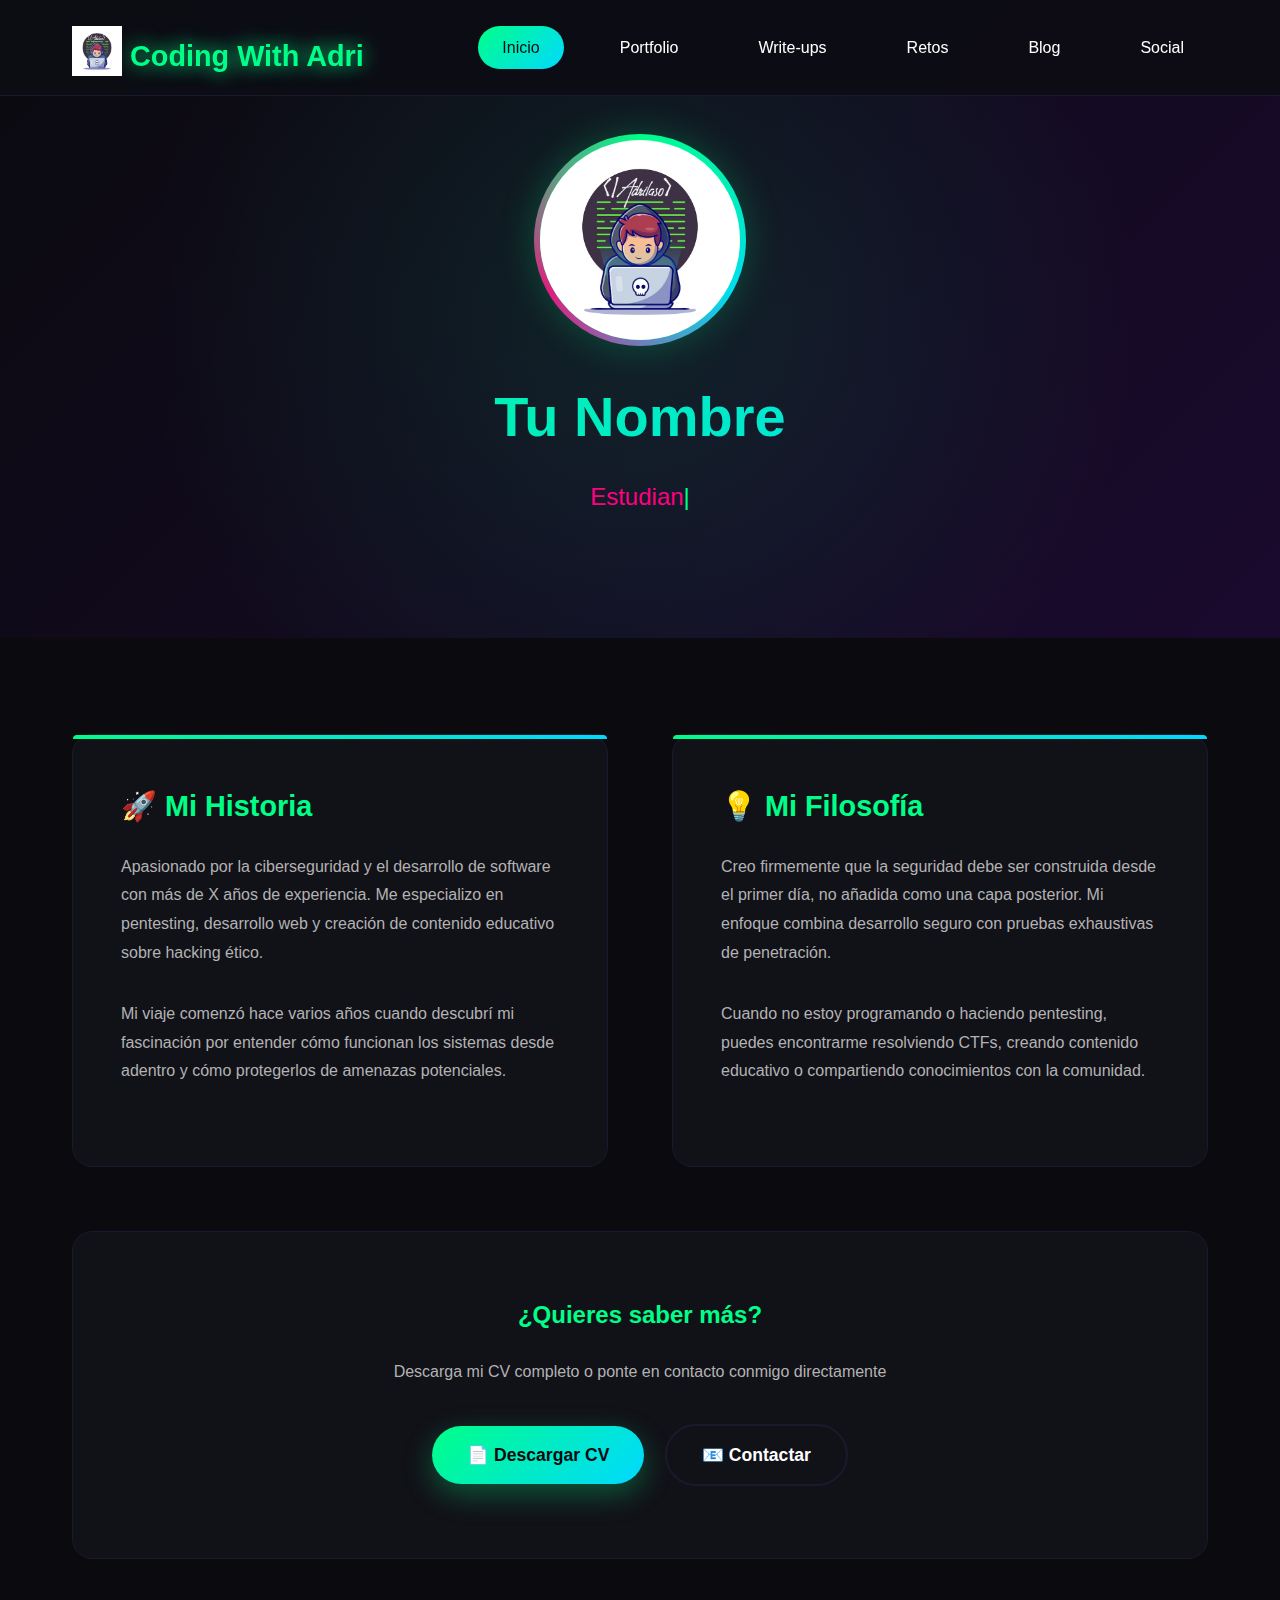
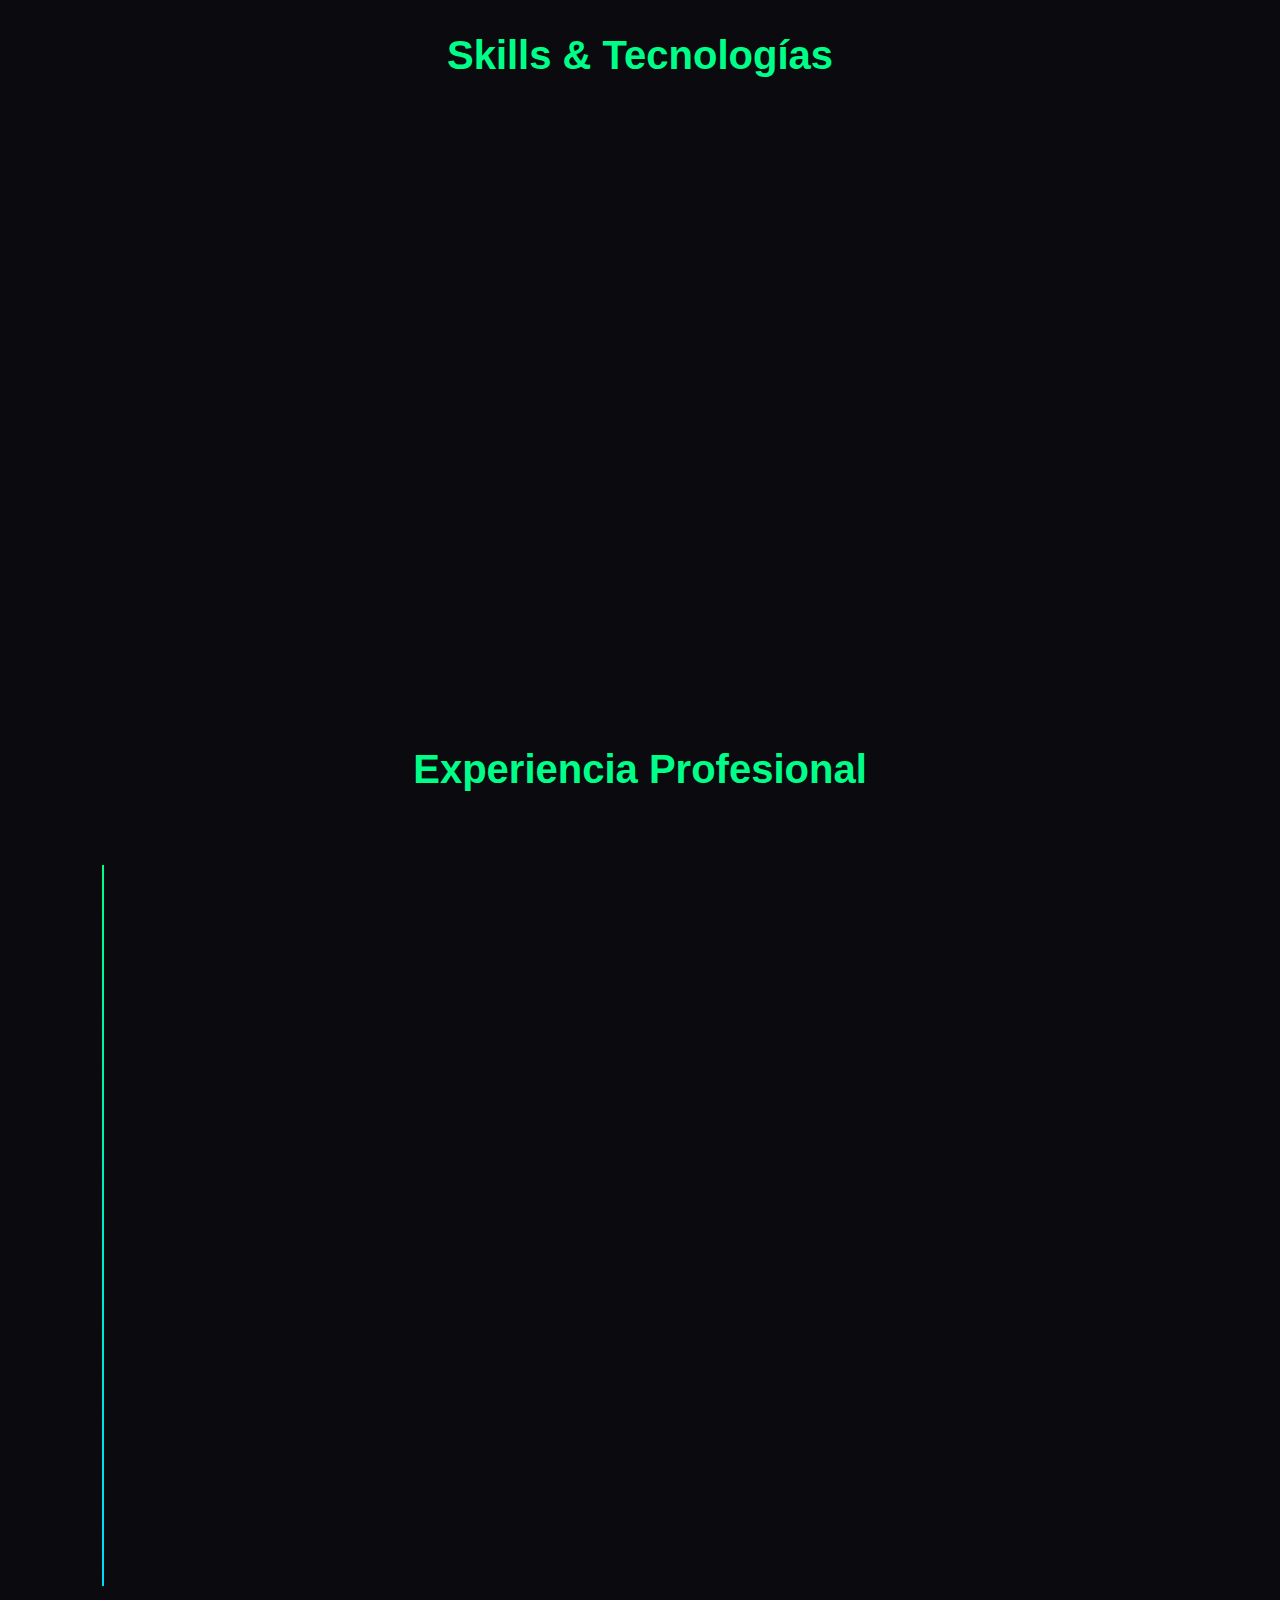
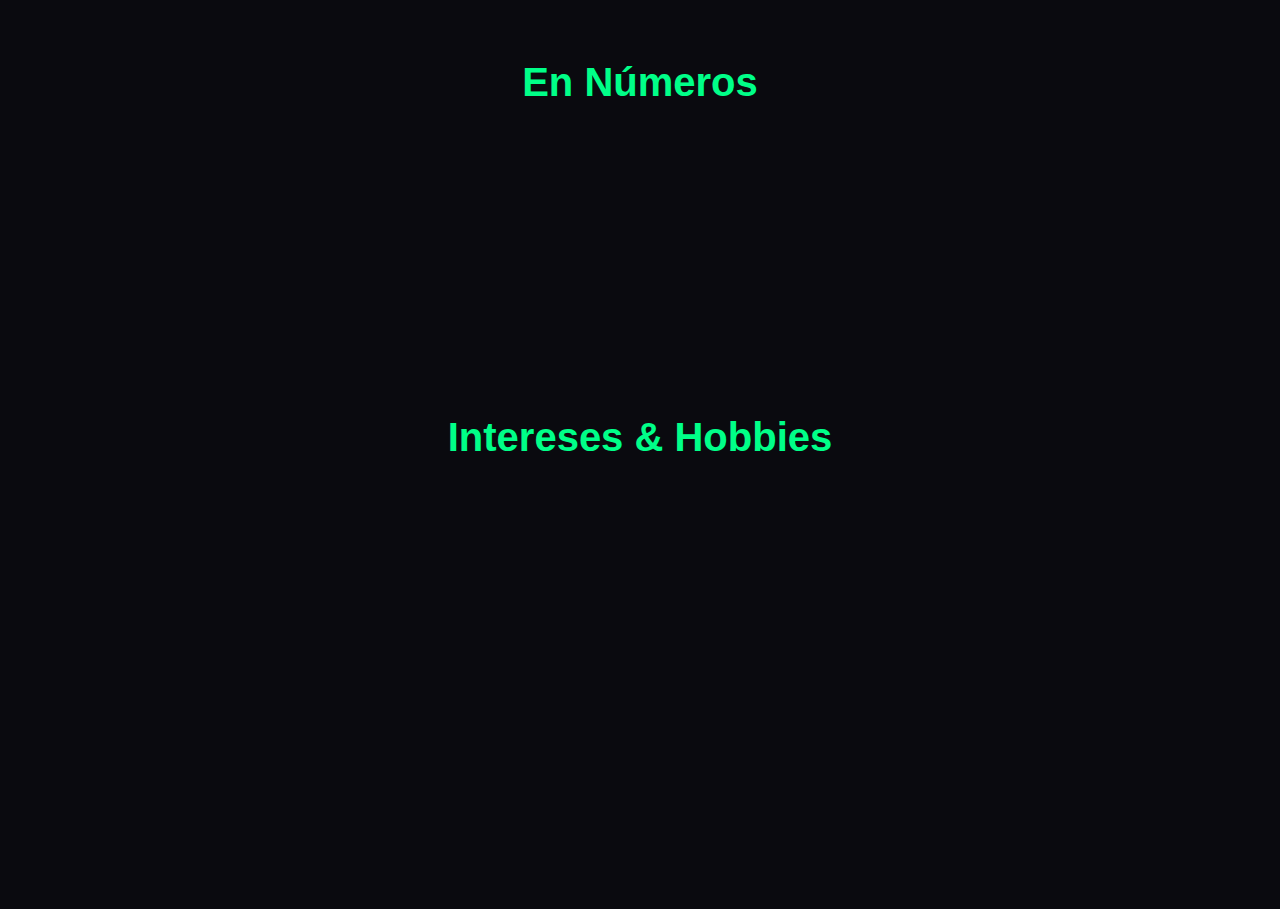
<file: index.html>
<!DOCTYPE html>
<html lang="es">
<head>
    <meta charset="UTF-8">
    <meta name="viewport" content="width=device-width, initial-scale=1.0">
    <title>Sobre Mi || Coding With Adri - Mis Proyectos</title>
    <link rel="icon" href="assets/imgs/Foto.png">
    <link rel="stylesheet" href="assets/css/Index.css">
</head>
<body>
    <nav class="navbar">
        <div class="nav-container">
            <a href="./Index.html" class="logo">
                <img src="assets/imgs/Foto.png" alt="Logo" style="width: 50px;transform: translateY(10px);">
                Coding With Adri
            </a>
            <ul class="nav-menu">
                <li><a href="index.html" class="nav-link active">Inicio</a></li>
                <li><a href="Portfolio.html" class="nav-link">Portfolio</a></li>
                <li><a href="Write-up.html" class="nav-link">Write-ups</a></li>
                <li><a href="Retos.html" class="nav-link">Retos</a></li>
                <li><a href="Blog.html" class="nav-link">Blog</a></li>
                <li><a href="Socials.html" class="nav-link">Social</a></li>
            </ul>
        </div>
    </nav>

    <!-- Hero Section -->
    <section class="about-hero">
        <div class="hero-content">
            <div class="profile-image">
                <img src="assets/imgs/Foto.png" alt="Logo" style="width: 200px;border-radius: 50%;">
            </div>
            <h1 class="hero-title">Tu Nombre</h1>
            <div class="typewriter">
                <span id="typewriter-text" class="typewriter-cursor"></span>
            </div>
        </div>
    </section>

    <!-- Main Content -->
    <div class="container">
        <section class="about-content">
            <div class="content-grid">
                <div class="content-section">
                    <h2 class="section-title">🚀 Mi Historia</h2>
                    <p class="section-text">
                        Apasionado por la ciberseguridad y el desarrollo de software con más de X años de experiencia. 
                        Me especializo en pentesting, desarrollo web y creación de contenido educativo sobre hacking ético.
                    </p>
                    <p class="section-text">
                        Mi viaje comenzó hace varios años cuando descubrí mi fascinación por entender cómo funcionan los sistemas 
                        desde adentro y cómo protegerlos de amenazas potenciales.
                    </p>
                </div>
                <div class="content-section">
                    <h2 class="section-title">💡 Mi Filosofía</h2>
                    <p class="section-text">
                        Creo firmemente que la seguridad debe ser construida desde el primer día, no añadida como una capa posterior. 
                        Mi enfoque combina desarrollo seguro con pruebas exhaustivas de penetración.
                    </p>
                    <p class="section-text">
                        Cuando no estoy programando o haciendo pentesting, puedes encontrarme resolviendo CTFs, 
                        creando contenido educativo o compartiendo conocimientos con la comunidad.
                    </p>
                </div>
            </div>

            <!-- CV Download Section -->
            <section class="cv-section">
                <h2 style="color: var(--primary); margin-bottom: 1.5rem;">¿Quieres saber más?</h2>
                <p style="color: var(--text-secondary); margin-bottom: 2rem;">
                    Descarga mi CV completo o ponte en contacto conmigo directamente
                </p>
                <a href="#" class="btn btn-primary" onclick="downloadCV()">📄 Descargar CV</a>
                <a href="mailto:tu@email.com" class="btn btn-secondary">📧 Contactar</a>
            </section>

            <!-- Skills Section -->
            <section>
                <h2 style="text-align: center; color: var(--primary); font-size: 2.5rem; margin-bottom: 2rem;">Skills & Tecnologías</h2>
                <div class="skills-grid">
                    <div class="skill-category">
                        <h3>🔐 Ciberseguridad</h3>
                        <div class="skills-list">
                            <span class="skill-tag">Pentesting</span>
                            <span class="skill-tag">H.Web</span>
                            <span class="skill-tag">SQLi</span>
                        </div>
                    </div>
                    <div class="skill-category">
                        <h3>💻 Desarrollo</h3>
                        <div class="skills-list">
                            <span class="skill-tag">JavaScript</span>
                            <span class="skill-tag">Python</span>
                            <span class="skill-tag">Java</span>
                            <span class="skill-tag">PHP</span>
                            <span class="skill-tag">HTML</span>
                            <span class="skill-tag">CSS</span>
                        </div>
                    </div>
                    <div class="skill-category">
                        <h3>🛠️ Herramientas</h3>
                        <div class="skills-list">
                            <span class="skill-tag">Burp Suite</span>
                            <span class="skill-tag">Enum4Linux</span>
                            <span class="skill-tag">Nmap</span>
                            <span class="skill-tag">SearchSploit</span>
                            <span class="skill-tag">Kali Linux</span>
                            <span class="skill-tag">Git</span>
                        </div>
                    </div>
                    <div class="skill-category">
                        <h3>📊 Bases de Datos</h3>
                        <div class="skills-list">
                            <span class="skill-tag">MySQL</span>
                            <span class="skill-tag">PostgreSQL</span>
                            <span class="skill-tag">SQLite</span>
                            <span class="skill-tag">Oracle</span>
                        </div>
                    </div>
                </div>
            </section>

            <!-- Experience Timeline -->
            <section>
                <h2 style="text-align: center; color: var(--primary); font-size: 2.5rem; margin-bottom: 2rem;">Experiencia Profesional</h2>
                <div class="timeline">
                    <div class="timeline-item">
                        <div class="timeline-dot"></div>
                        <div class="timeline-content">
                            <div class="timeline-date">2025 - 2026 (Presente)</div>
                            <h3 class="timeline-title">1º Año de DAMP (2º Vez)</h3>
                            <div class="timeline-company">Independiente</div>
                            <p>Este año nos disponemos a repetir el 1º Año de DAMP, con ganas y con el objetivo de reforzar aquello que llevamos mas flojo.</p>
                        </div>
                    </div>
                    <div class="timeline-item">
                        <div class="timeline-dot"></div>
                        <div class="timeline-content">
                            <div class="timeline-date">2024 - 2025</div>
                            <h3 class="timeline-title">Primera experiencia en DAMP</h3>
                            <div class="timeline-company">Independiente</div>
                            <p>Una vez terminé bachillerato, me metriculé a DAMP con la esperanza de aprender las bases de la informatica y el desarrollo de aplicaciones.</p>
                        </div>
                    </div>
                    <div class="timeline-item">
                        <div class="timeline-dot"></div>
                        <div class="timeline-content">
                            <div class="timeline-date">2023 - 2024</div>
                            <h3 class="timeline-title">Terminamos lo Obligatorio</h3>
                            <div class="timeline-company">Independiente</div>
                            <p>Pudimos terminar bachillerato y hacer la Selectividad, por lo que eché matricula en DAMP, a ver si me escogen...</p>
                        </div>
                    </div>
                </div>
            </section>

            <!-- Stats Section -->
            <section>
                <h2 style="text-align: center; color: var(--primary); font-size: 2.5rem; margin-bottom: 2rem;">En Números</h2>
                <div class="stats-grid">
                    <div class="stat-card">
                        <span class="stat-number">20+</span>
                        <p class="stat-label">Proyectos Completados</p>
                    </div>
                    <div class="stat-card">
                        <span class="stat-number">1</span>
                        <p class="stat-label">Write-ups CTF</p>
                    </div>
                    <div class="stat-card">
                        <span class="stat-number">15+</span>
                        <p class="stat-label">Certificaciones</p>
                    </div>
                    <div class="stat-card">
                        <span class="stat-number">10k+</span>
                        <p class="stat-label">Líneas de Código</p>
                    </div>
                </div>
            </section>

            <!-- Interests Section -->
            <section>
                <h2 style="text-align: center; color: var(--primary); font-size: 2.5rem; margin-bottom: 2rem;">Intereses & Hobbies</h2>
                <div class="interests-grid">
                    <div class="interest-card">
                        <span class="interest-icon">🎮</span>
                        <h3 class="interest-title">Gaming</h3>
                        <p>Estrategia, RPGs y simulación</p>
                    </div>
                    <div class="interest-card">
                        <span class="interest-icon">🎼</span>
                        <h3 class="interest-title">Música</h3>
                        <p>+14 años en 🎸 y +2 años en 🎹</p>
                    </div>
                    <div class="interest-card">
                        <span class="interest-icon">🎵</span>
                        <h3 class="interest-title">Música</h3>
                        <p>Electronic, Lo-fi y Synthwave</p>
                    </div>
                    <div class="interest-card">
                        <span class="interest-icon">☕</span>
                        <h3 class="interest-title">Café</h3>
                        <p>Explorador de sabores</p>
                    </div>
                </div>
            </section>
        </section>
    </div>

    <script src="assets/js/Index.js"></script>
</body>
</html>
</file>
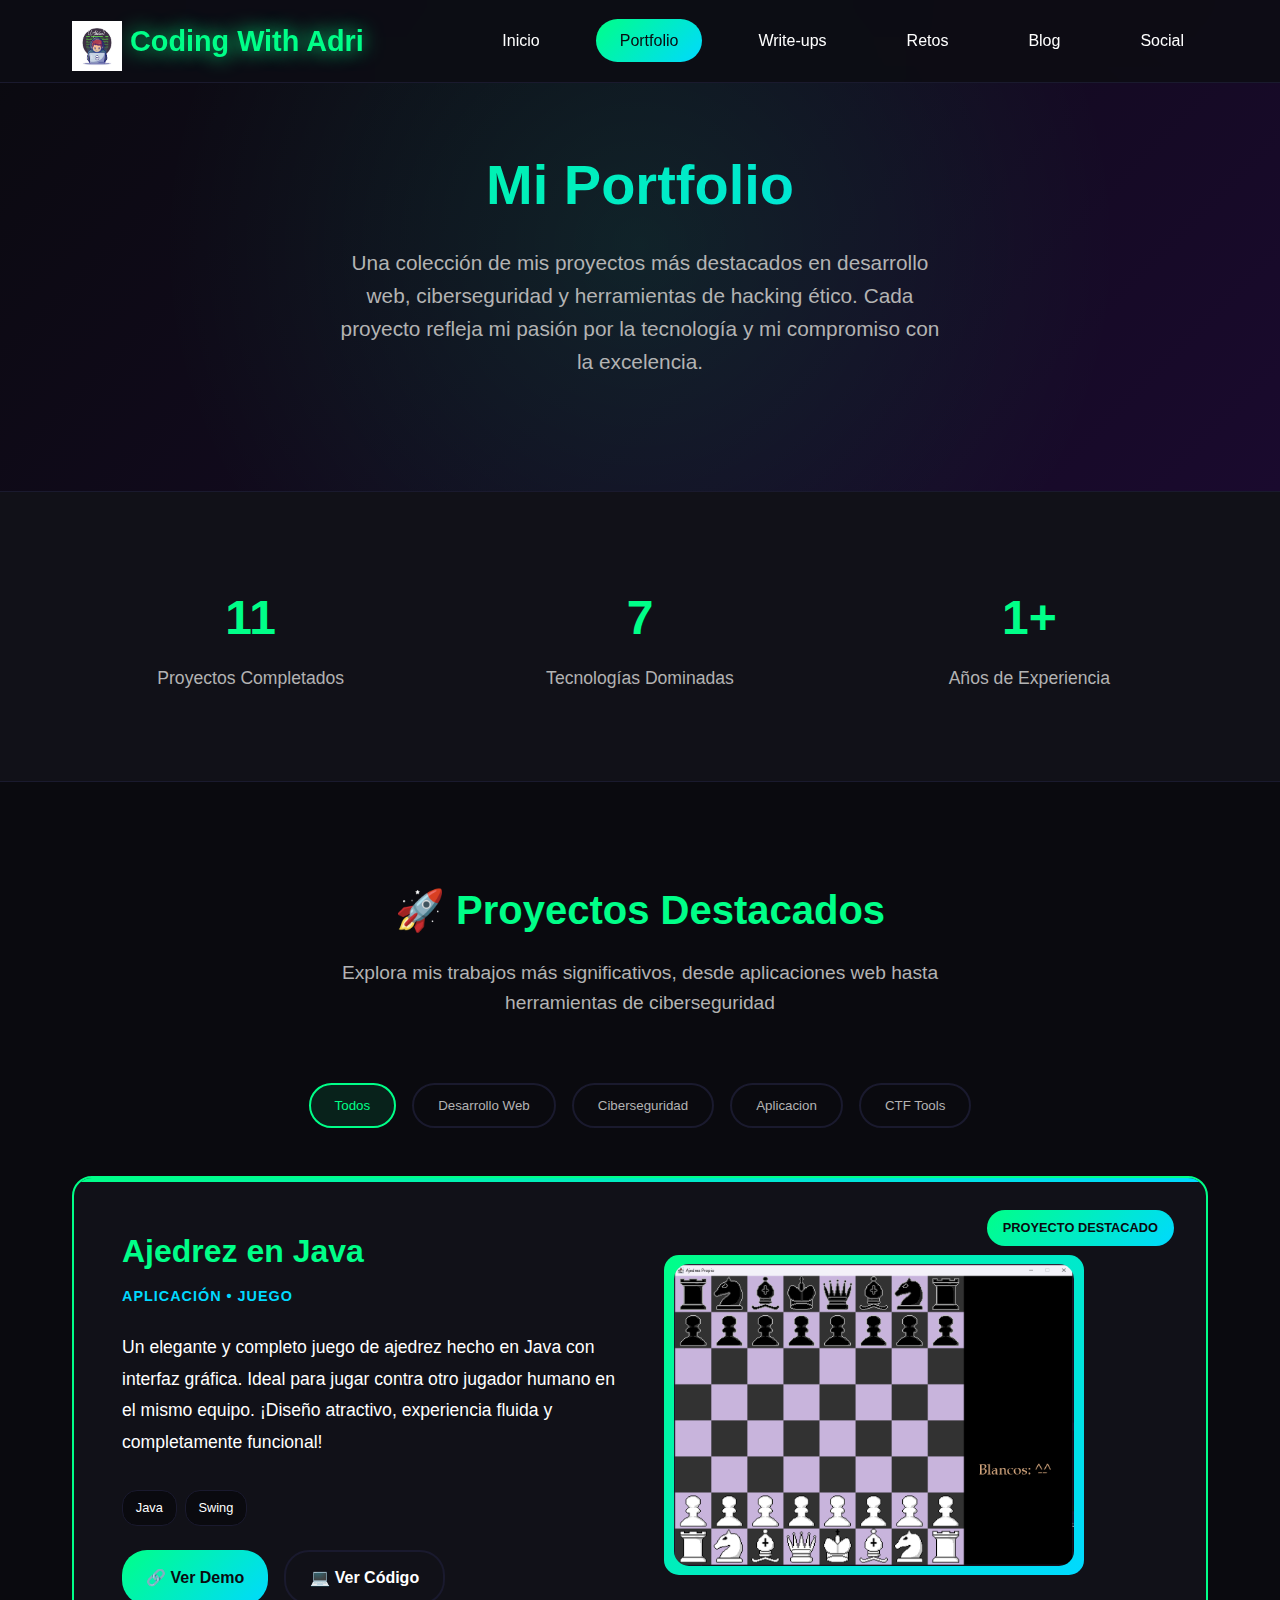
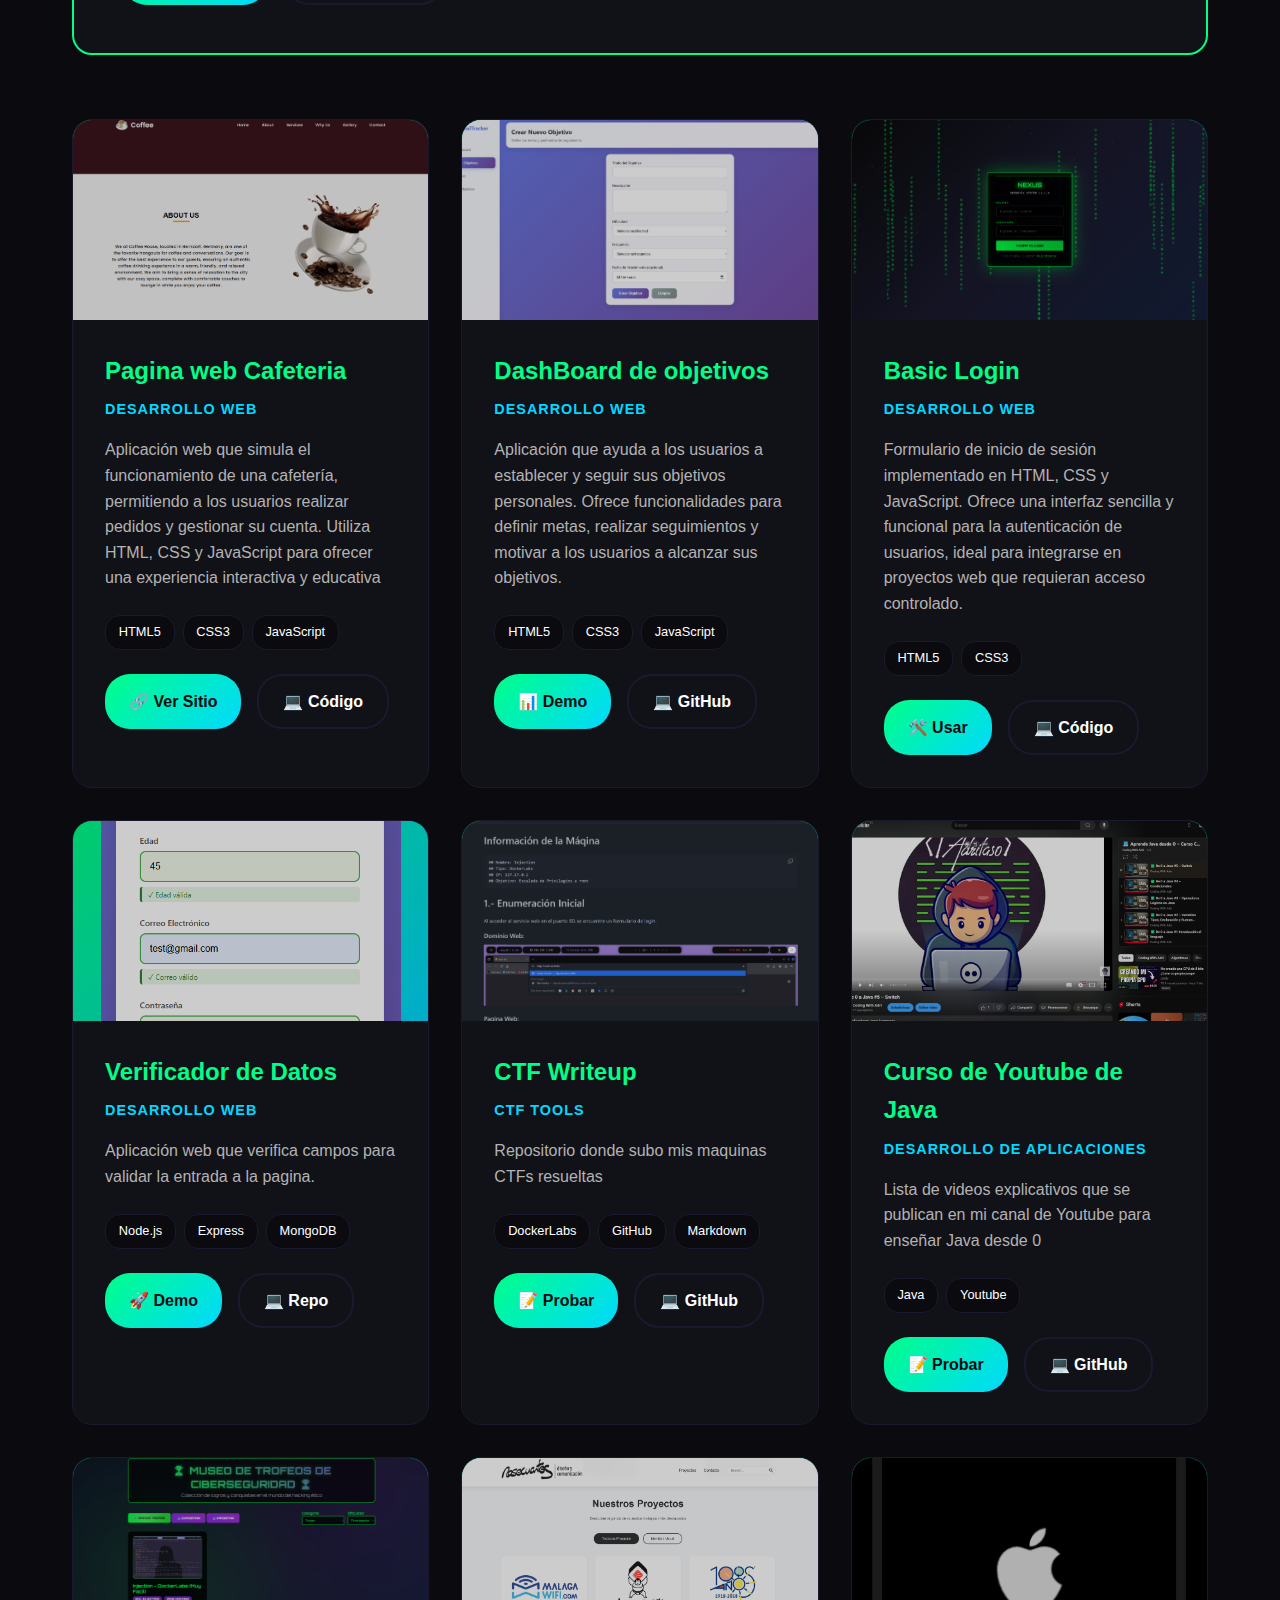
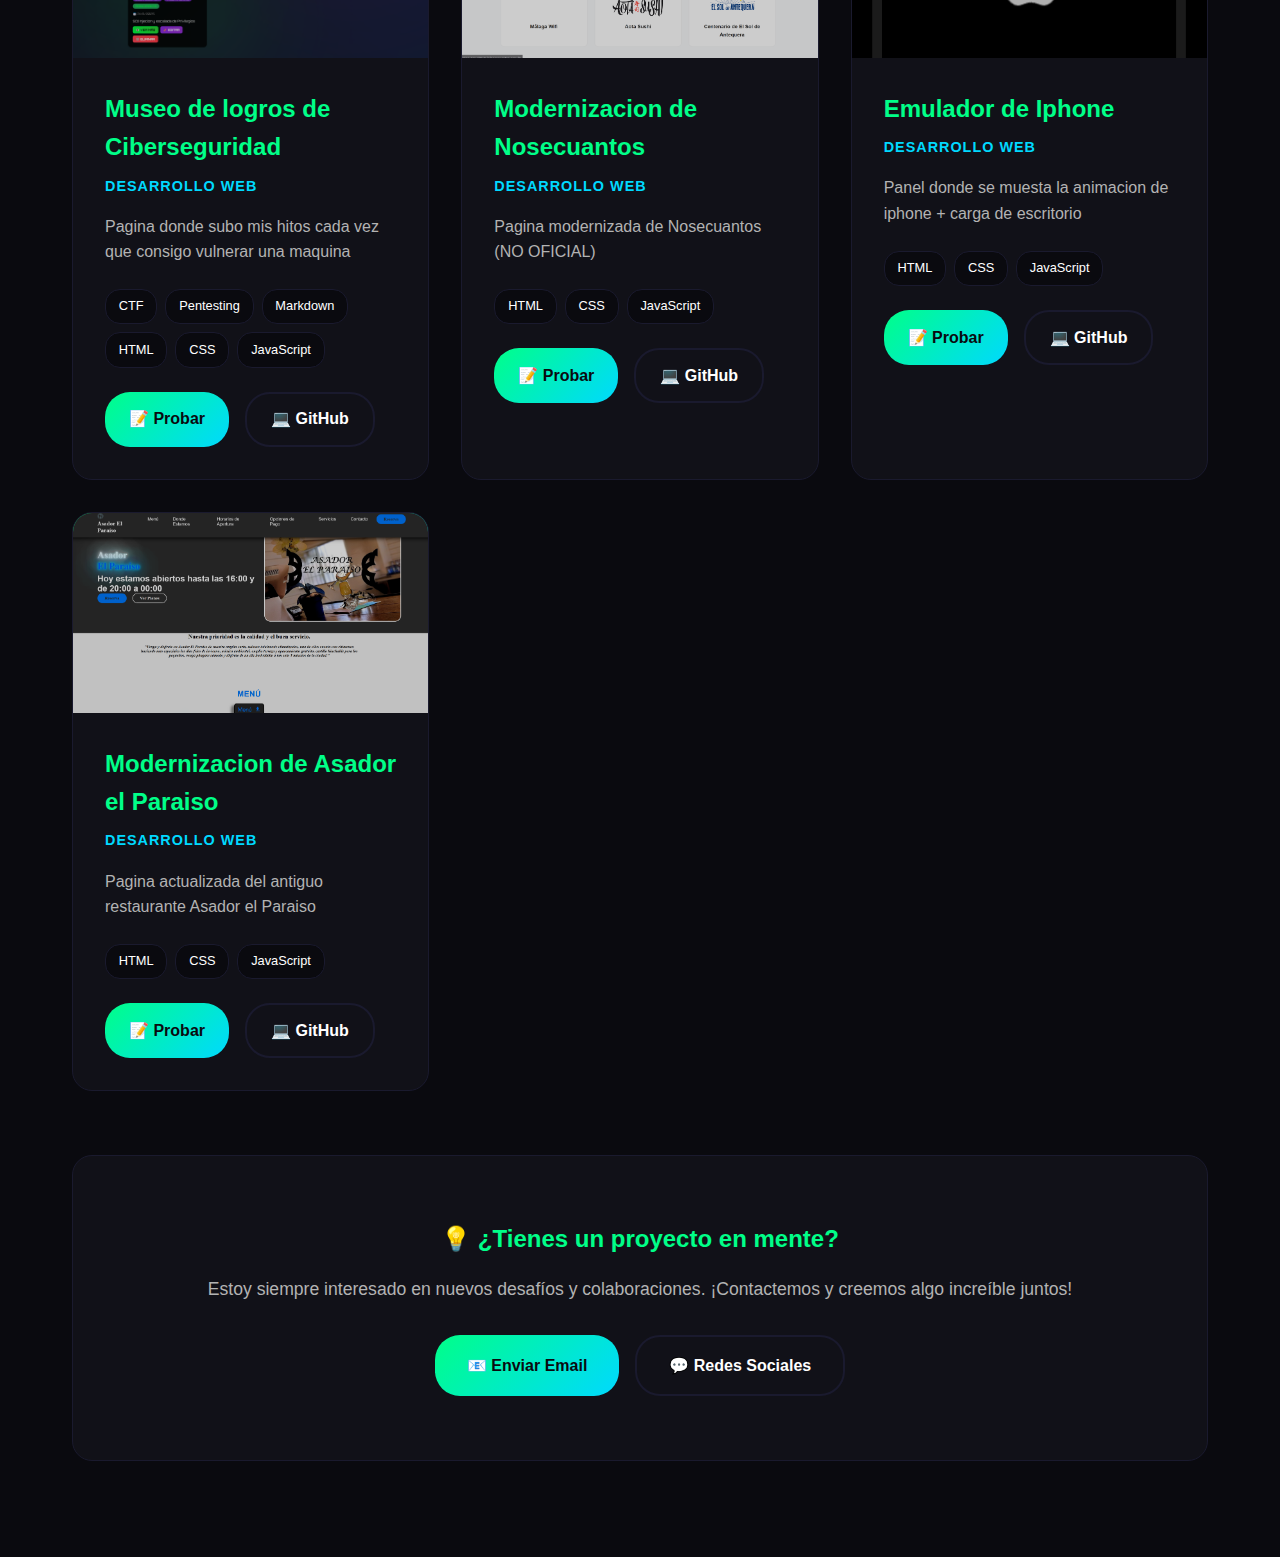
<file: Portfolio.html>
<!DOCTYPE html>
<html lang="es">
<head>
    <meta charset="UTF-8">
    <meta name="viewport" content="width=device-width, initial-scale=1.0">
    <link rel="icon" href="assets/imgs/Foto.png">
    <title>Portfolio || Coding With Adri - Mis Proyectos</title>
    <link rel="stylesheet" href="assets/css/Portfolio.css">
</head>
<body>
    <!-- Navigation -->
    <nav class="navbar">
        <div class="nav-container">
            <a href="./Index.html" class="logo">
                <img src="assets/imgs/Foto.png" alt="Logo">
                Coding With Adri
            </a>
            <ul class="nav-menu">
                <li><a href="index.html" class="nav-link">Inicio</a></li>
                <li><a href="Portfolio.html" class="nav-link active">Portfolio</a></li>
                <li><a href="Write-up.html" class="nav-link">Write-ups</a></li>
                <li><a href="Retos.html" class="nav-link">Retos</a></li>
                <li><a href="Blog.html" class="nav-link">Blog</a></li>
                <li><a href="Socials.html" class="nav-link">Social</a></li>
            </ul>
        </div>
    </nav>

    <!-- Portfolio Hero -->
    <section class="portfolio-hero">
        <div class="container">
            <div class="hero-content">
                <h1 class="hero-title">Mi Portfolio</h1>
                <p class="hero-subtitle">
                    Una colección de mis proyectos más destacados en desarrollo web, 
                    ciberseguridad y herramientas de hacking ético. Cada proyecto refleja 
                    mi pasión por la tecnología y mi compromiso con la excelencia.
                </p>
            </div>
        </div>
    </section>

    <!-- Stats Section -->
    <section class="stats-section">
        <div class="container">
            <div class="stats-grid">
                <div class="stat-item">
                    <span class="stat-number">11</span>
                    <span class="stat-label">Proyectos Completados</span>
                </div>
                <div class="stat-item">
                    <span class="stat-number">7</span>
                    <span class="stat-label">Tecnologías Dominadas</span>
                </div>
                
                <div class="stat-item">
                    <span class="stat-number">1+</span>
                    <span class="stat-label">Años de Experiencia</span>
                </div>
            </div>
        </div>
    </section>

    <!-- Projects Section -->
    <section class="projects-section">
        <div class="container">
            <div class="section-header">
                <h2 class="section-title">🚀 Proyectos Destacados</h2>
                <p class="section-description">
                    Explora mis trabajos más significativos, desde aplicaciones web hasta herramientas de ciberseguridad
                </p>
            </div>

            <!-- Filter Buttons -->
            <div class="filter-buttons">
                <button class="filter-btn active" data-filter="all">Todos</button>
                <button class="filter-btn" data-filter="web">Desarrollo Web</button>
                <button class="filter-btn" data-filter="security">Ciberseguridad</button>
                <button class="filter-btn" data-filter="app">Aplicacion</button>
                <button class="filter-btn" data-filter="ctf">CTF Tools</button>
            </div>

            <!-- Featured Project -->
            <div class="featured-project">
                <div class="featured-badge">Proyecto Destacado</div>
                <div class="featured-content">
                    <div class="featured-info">
                        <h3>Ajedrez en Java</h3>
                        <div class="project-category">Aplicación • Juego</div>
                        <p>
                           Un elegante y completo juego de ajedrez hecho en Java con interfaz gráfica. Ideal para jugar contra otro jugador humano en el mismo equipo. ¡Diseño atractivo, experiencia fluida y completamente funcional!
                        </p>
                        <div class="project-tech">
                            <span class="tech-tag">Java</span>
                            <span class="tech-tag">Swing</span>
                        </div>
                        <div class="project-links">
                            <a href="https://github.com/Adri-Coding-Dev/Master_Chess" class="project-link btn-primary" target="_blank">🔗 Ver Demo</a>
                            <a href="https://github.com/Adri-Coding-Dev/Master_Chess/tree/main/src" class="project-link btn-secondary" target="_blank">💻 Ver Código</a>
                        </div>
                    </div>
                    <div class="featured-image">
                        <img src="assets/imgs/proyects/Chess.png" alt="chess" style="width: 400px;border-radius: 15px;">
                    </div>
                </div>
            </div>

            <!-- Projects Grid -->
            <div class="projects-grid">
                <!-- Web Development Projects -->
                <div class="project-card" data-category="web">
                    <div class="project-image">
                        <img src="assets/imgs/proyects/cafeteria.png" alt="Cafeteria" style="width: 400px;">
                    </div>
                    <div class="project-content">
                        <h3 class="project-title">Pagina web Cafeteria</h3>
                        <div class="project-category">Desarrollo Web</div>
                        <p class="project-description">
                            Aplicación web que simula el funcionamiento de una cafetería, permitiendo a los usuarios realizar pedidos y gestionar su cuenta. Utiliza HTML, CSS y JavaScript para ofrecer una experiencia interactiva y educativa
                        </p>
                        <div class="project-tech">
                            <span class="tech-tag">HTML5</span>
                            <span class="tech-tag">CSS3</span>
                            <span class="tech-tag">JavaScript</span>
                        </div>
                        <div class="project-links">
                            <a href="https://adri-coding-dev.github.io/Cafeteria" target="_blank" class="project-link btn-primary">🔗 Ver Sitio</a>
                            <a href="https://github.com/Adri-Coding-Dev/Cafeteria" target="_blank" class="project-link btn-secondary">💻 Código</a>
                        </div>
                    </div>
                </div>

                <div class="project-card" data-category="web">
                    <div class="project-image">
                        <img src="assets/imgs/proyects/objetivos.png" alt="Objetivos" style="width: 400px;">
                    </div>
                    <div class="project-content">
                        <h3 class="project-title">DashBoard de objetivos</h3>
                        <div class="project-category">Desarrollo Web</div>
                        <p class="project-description">
                            Aplicación que ayuda a los usuarios a establecer y seguir sus objetivos personales. Ofrece funcionalidades para definir metas, realizar seguimientos y motivar a los usuarios a alcanzar sus objetivos.
                        </p>
                        <div class="project-tech">
                            <span class="tech-tag">HTML5</span>
                            <span class="tech-tag">CSS3</span>
                            <span class="tech-tag">JavaScript</span>
                        </div>
                        <div class="project-links">
                            <a href="https://adri-coding-dev.github.io/DashBoard_Objetivos" class="project-link btn-primary" target="_blank">📊 Demo</a>
                            <a href="https://github.com/Adri-Coding-Dev/DashBoard_Objetivos" class="project-link btn-secondary" target="_blank">💻 GitHub</a>
                        </div>
                    </div>
                </div>

                <div class="project-card" data-category="web">
                    <div class="project-image">
                        <img src="assets/imgs/proyects/login.png" alt="Login" style="width: 400px;">
                    </div>
                    <div class="project-content">
                        <h3 class="project-title">Basic Login</h3>
                        <div class="project-category">Desarrollo Web</div>
                        <p class="project-description">
                            Formulario de inicio de sesión implementado en HTML, CSS y JavaScript. Ofrece una interfaz sencilla y funcional para la autenticación de usuarios, ideal para integrarse en proyectos web que requieran acceso controlado.
                        </p>
                        <div class="project-tech">
                            <span class="tech-tag">HTML5</span>
                            <span class="tech-tag">CSS3</span>
                        </div>
                        <div class="project-links">
                            <a href="https://adri-coding-dev.github.io/Basic_Login" class="project-link btn-primary" target="_blank">🛠️ Usar</a>
                            <a href="https://github.com/Adri-Coding-Dev/Basic_Login" class="project-link btn-secondary" target="_blank">💻 Código</a>
                        </div>
                    </div>
                </div>

                <div class="project-card" data-category="web">
                    <div class="project-image">
                        <img src="assets/imgs/proyects/datos.png" alt="datos" style="width: 300px;">
                    </div>
                    <div class="project-content">
                        <h3 class="project-title">Verificador de Datos</h3>
                        <div class="project-category">Desarrollo Web</div>
                        <p class="project-description">
                            Aplicación web que verifica campos para validar la entrada a la pagina.
                        </p>
                        <div class="project-tech">
                            <span class="tech-tag">Node.js</span>
                            <span class="tech-tag">Express</span>
                            <span class="tech-tag">MongoDB</span>
                        </div>
                        <div class="project-links">
                            <a href="https://adri-coding-dev.github.io/Verificador_Datos" class="project-link btn-primary" target="_blank">🚀 Demo</a>
                            <a href="https://github.com/Adri-Coding-Dev/Verificador_Datos" class="project-link btn-secondary" target="_blank">💻 Repo</a>
                        </div>
                    </div>
                </div>

                <div class="project-card" data-category="ctf">
                    <div class="project-image">
                        <img src="assets/imgs/proyects/writeups.png" alt="write-ups" style="width: 400px;">
                    </div>
                    <div class="project-content">
                        <h3 class="project-title">CTF Writeup</h3>
                        <div class="project-category">CTF Tools</div>
                        <p class="project-description">
                            Repositorio donde subo mis maquinas CTFs resueltas
                        </p>
                        <div class="project-tech">
                            <span class="tech-tag">DockerLabs</span>
                            <span class="tech-tag">GitHub</span>
                            <span class="tech-tag">Markdown</span>
                        </div>
                        <div class="project-links">
                            <a href="https://github.com/Adri-Coding-Dev/Mis_write-ups/blob/main/DockerLabs/Injection/writeup.md" class="project-link btn-primary" target="_blank">📝 Probar</a>
                            <a href="https://github.com/Adri-Coding-Dev/Mis_write-ups" class="project-link btn-secondary" target="_blank">💻 GitHub</a>
                        </div>
                    </div>
                </div>

                <div class="project-card" data-category="app">
                    <div class="project-image">
                        <img src="assets/imgs/proyects/java_curso.png" alt="curso-java" style="width: 400px;">
                    </div>
                    <div class="project-content">
                        <h3 class="project-title">Curso de Youtube de Java</h3>
                        <div class="project-category">Desarrollo de Aplicaciones</div>
                        <p class="project-description">
                            Lista de videos explicativos que se publican en mi canal de Youtube para enseñar Java desde 0
                        </p>
                        <div class="project-tech">
                            <span class="tech-tag">Java</span>
                            <span class="tech-tag">Youtube</span>
                        </div>
                        <div class="project-links">
                            <a href="https://www.youtube.com/watch?v=Qlcf3ODvUMI&list=PLdZNEUB9bY935wlLEYXX6GHj2COBU5ga3" class="project-link btn-primary" target="_blank">📝 Probar</a>
                            <a href="https://github.com/Adri-Coding-Dev/De_0_a_Java" target="_blank" class="project-link btn-secondary">💻 GitHub</a>
                        </div>
                    </div>
                </div>
                
                <div class="project-card" data-category="ctf">
                    <div class="project-image">
                        <img src="assets/imgs/proyects/hitos_cyber.png" alt="hitos_cyber" style="width: 400px;">
                    </div>
                    <div class="project-content">
                        <h3 class="project-title">Museo de logros de Ciberseguridad</h3>
                        <div class="project-category">Desarrollo Web</div>
                        <p class="project-description">
                            Pagina donde subo mis hitos cada vez que consigo vulnerar una maquina
                        </p>
                        <div class="project-tech">
                            <span class="tech-tag">CTF</span>
                            <span class="tech-tag">Pentesting</span>
                            <span class="tech-tag">Markdown</span>
                            <span class="tech-tag">HTML</span>
                            <span class="tech-tag">CSS</span>
                            <span class="tech-tag">JavaScript</span>
                        </div>
                        <div class="project-links">
                            <a href="https://adri-coding-dev.github.io/Galleria_De_Hitos_Ciberseguridad" class="project-link btn-primary" target="_blank">📝 Probar</a>
                            <a href="https://github.com/Adri-Coding-Dev/Galleria_De_Hitos_Ciberseguridad" class="project-link btn-secondary" target="_blank">💻 GitHub</a>
                        </div>
                    </div>
                </div>

                <div class="project-card" data-category="web">
                    <div class="project-image">
                        <img src="assets/imgs/proyects/nosecuantos.png" alt="nosecuantos" style="width: 400px;">
                    </div>
                    <div class="project-content">
                        <h3 class="project-title">Modernizacion de Nosecuantos</h3>
                        <div class="project-category">Desarrollo Web</div>
                        <p class="project-description">
                            Pagina modernizada de Nosecuantos (NO OFICIAL)
                        </p>
                        <div class="project-tech">
                            <span class="tech-tag">HTML</span>
                            <span class="tech-tag">CSS</span>
                            <span class="tech-tag">JavaScript</span>
                        </div>
                        <div class="project-links">
                            <a href="https://adri-coding-dev.github.io/Nosecuantos_Prev" target="_blank" class="project-link btn-primary">📝 Probar</a>
                            <a href="https://github.com/Adri-Coding-Dev/Nosecuantos_Prev" target="_blank" class="project-link btn-secondary">💻 GitHub</a>
                        </div>
                    </div>
                </div>

                <div class="project-card" data-category="web">
                    <div class="project-image">
                        <img src="assets/imgs/proyects/apple.png" alt="iphone" style="width: 400px;">
                    </div>
                    <div class="project-content">
                        <h3 class="project-title">Emulador de Iphone</h3>
                        <div class="project-category">Desarrollo Web</div>
                        <p class="project-description">
                            Panel donde se muesta la animacion de iphone + carga de escritorio
                        </p>
                        <div class="project-tech">
                            <span class="tech-tag">HTML</span>
                            <span class="tech-tag">CSS</span>
                            <span class="tech-tag">JavaScript</span>
                        </div>
                        <div class="project-links">
                            <a href="https://adri-coding-dev.github.io/Emulator_Mobile" target="_blank" class="project-link btn-primary">📝 Probar</a>
                            <a href="https://github.com/Adri-Coding-Dev/Emulator_Mobile?tab=readme-ov-file" class="project-link btn-secondary" target="_blank">💻 GitHub</a>
                        </div>
                    </div>
                </div>

                <div class="project-card" data-category="web">
                    <div class="project-image">
                        <img src="assets/imgs/proyects/asador.png" alt="asador" style="width: 400px;">
                    </div>
                    <div class="project-content">
                        <h3 class="project-title">Modernizacion de Asador el Paraiso</h3>
                        <div class="project-category">Desarrollo Web</div>
                        <p class="project-description">
                            Pagina actualizada del antiguo restaurante Asador el Paraiso
                        </p>
                        <div class="project-tech">
                            <span class="tech-tag">HTML</span>
                            <span class="tech-tag">CSS</span>
                            <span class="tech-tag">JavaScript</span>
                        </div>
                        <div class="project-links">
                            <a href="https://adri-coding-dev.github.io/Asador_El_Paraiso" target="_blank" class="project-link btn-primary">📝 Probar</a>
                            <a href="https://github.com/Adri-Coding-Dev/Asador_El_Paraiso?tab=readme-ov-file" class="project-link btn-secondary" target="_blank">💻 GitHub</a>
                        </div>
                    </div>
                </div>
            </div>

            <!-- Contact Section -->
            <div class="contact-section">
                <h2>💡 ¿Tienes un proyecto en mente?</h2>
                <p>
                    Estoy siempre interesado en nuevos desafíos y colaboraciones. 
                    ¡Contactemos y creemos algo increíble juntos!
                </p>
                <div class="contact-buttons">
                    <a href="mailto:adricoding647@gmail.com" class="contact-btn btn-primary">
                        📧 Enviar Email
                    </a>
                    <a href="#" class="contact-btn btn-secondary">
                        💬 Redes Sociales
                    </a>
                </div>
            </div>
        </div>
    </section>

    <script src="assets/js/Portfolio.js"></script>
</body>
</html>
</file>
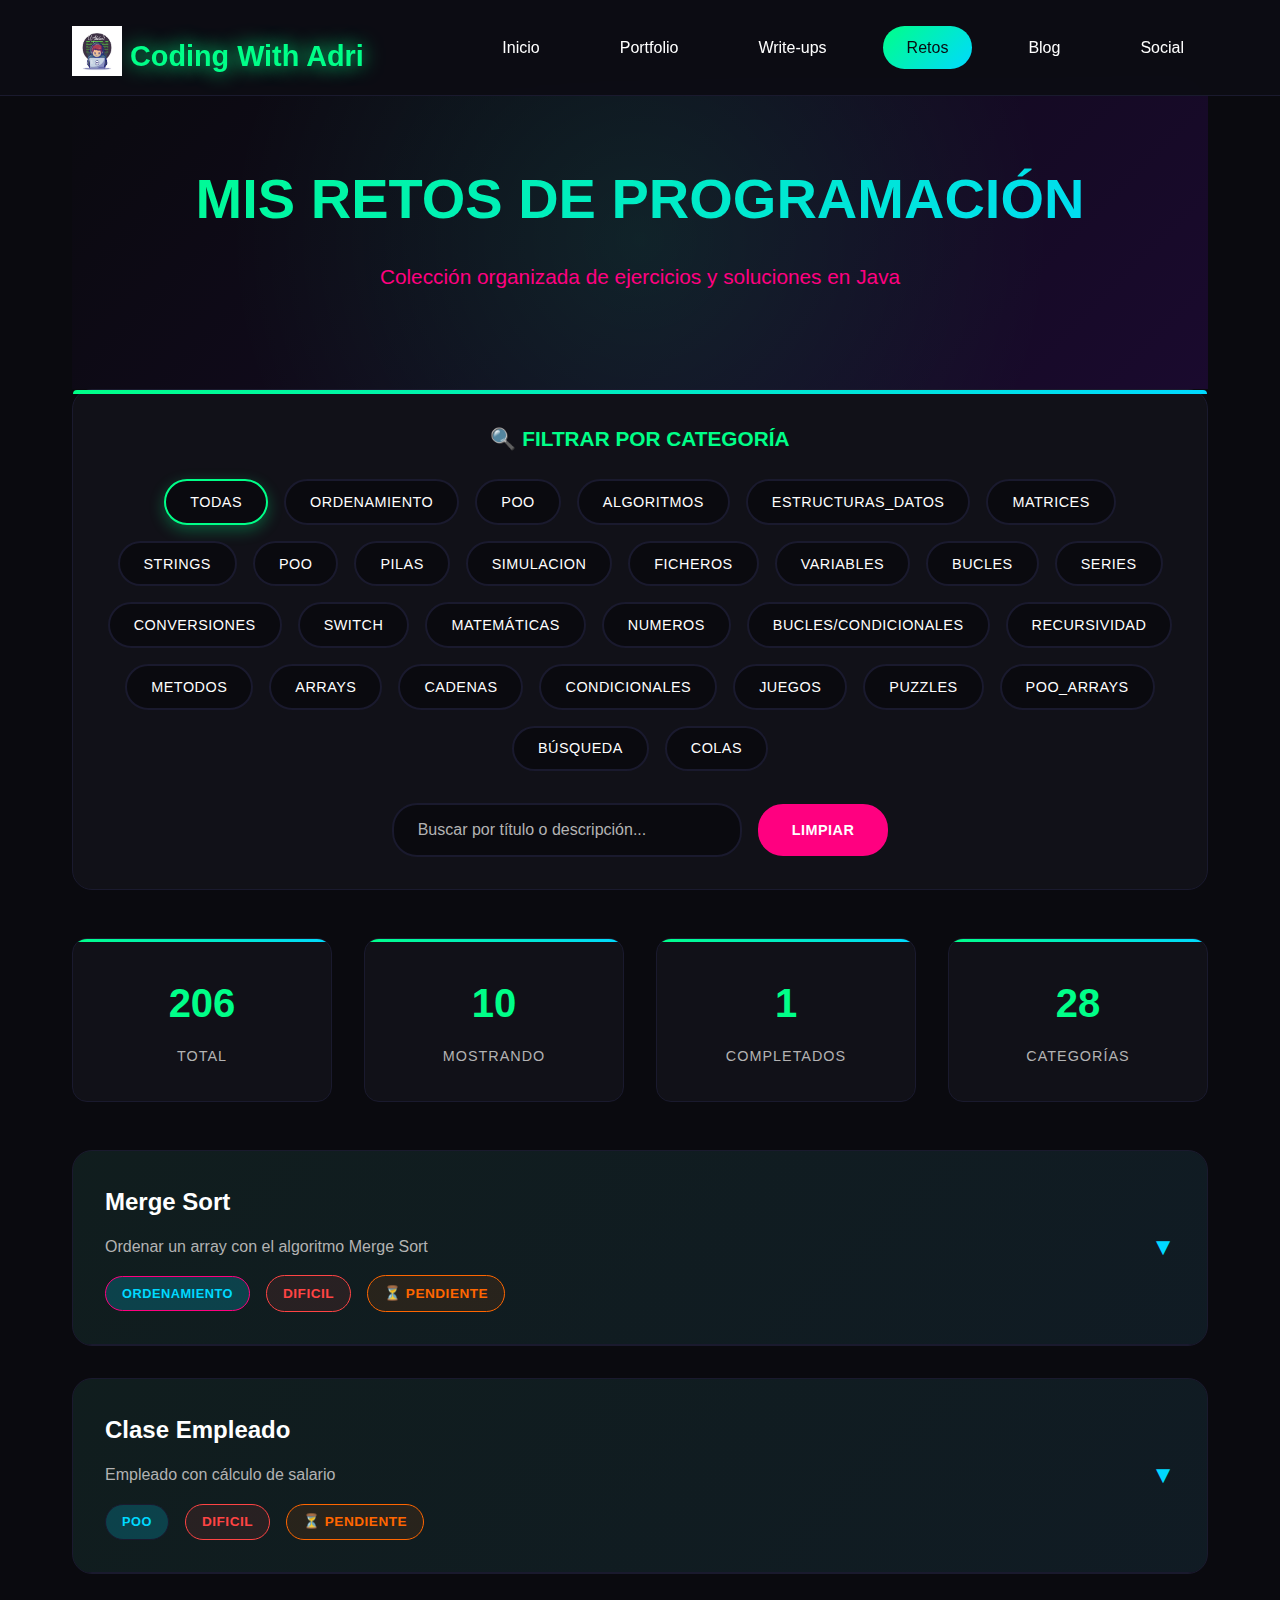
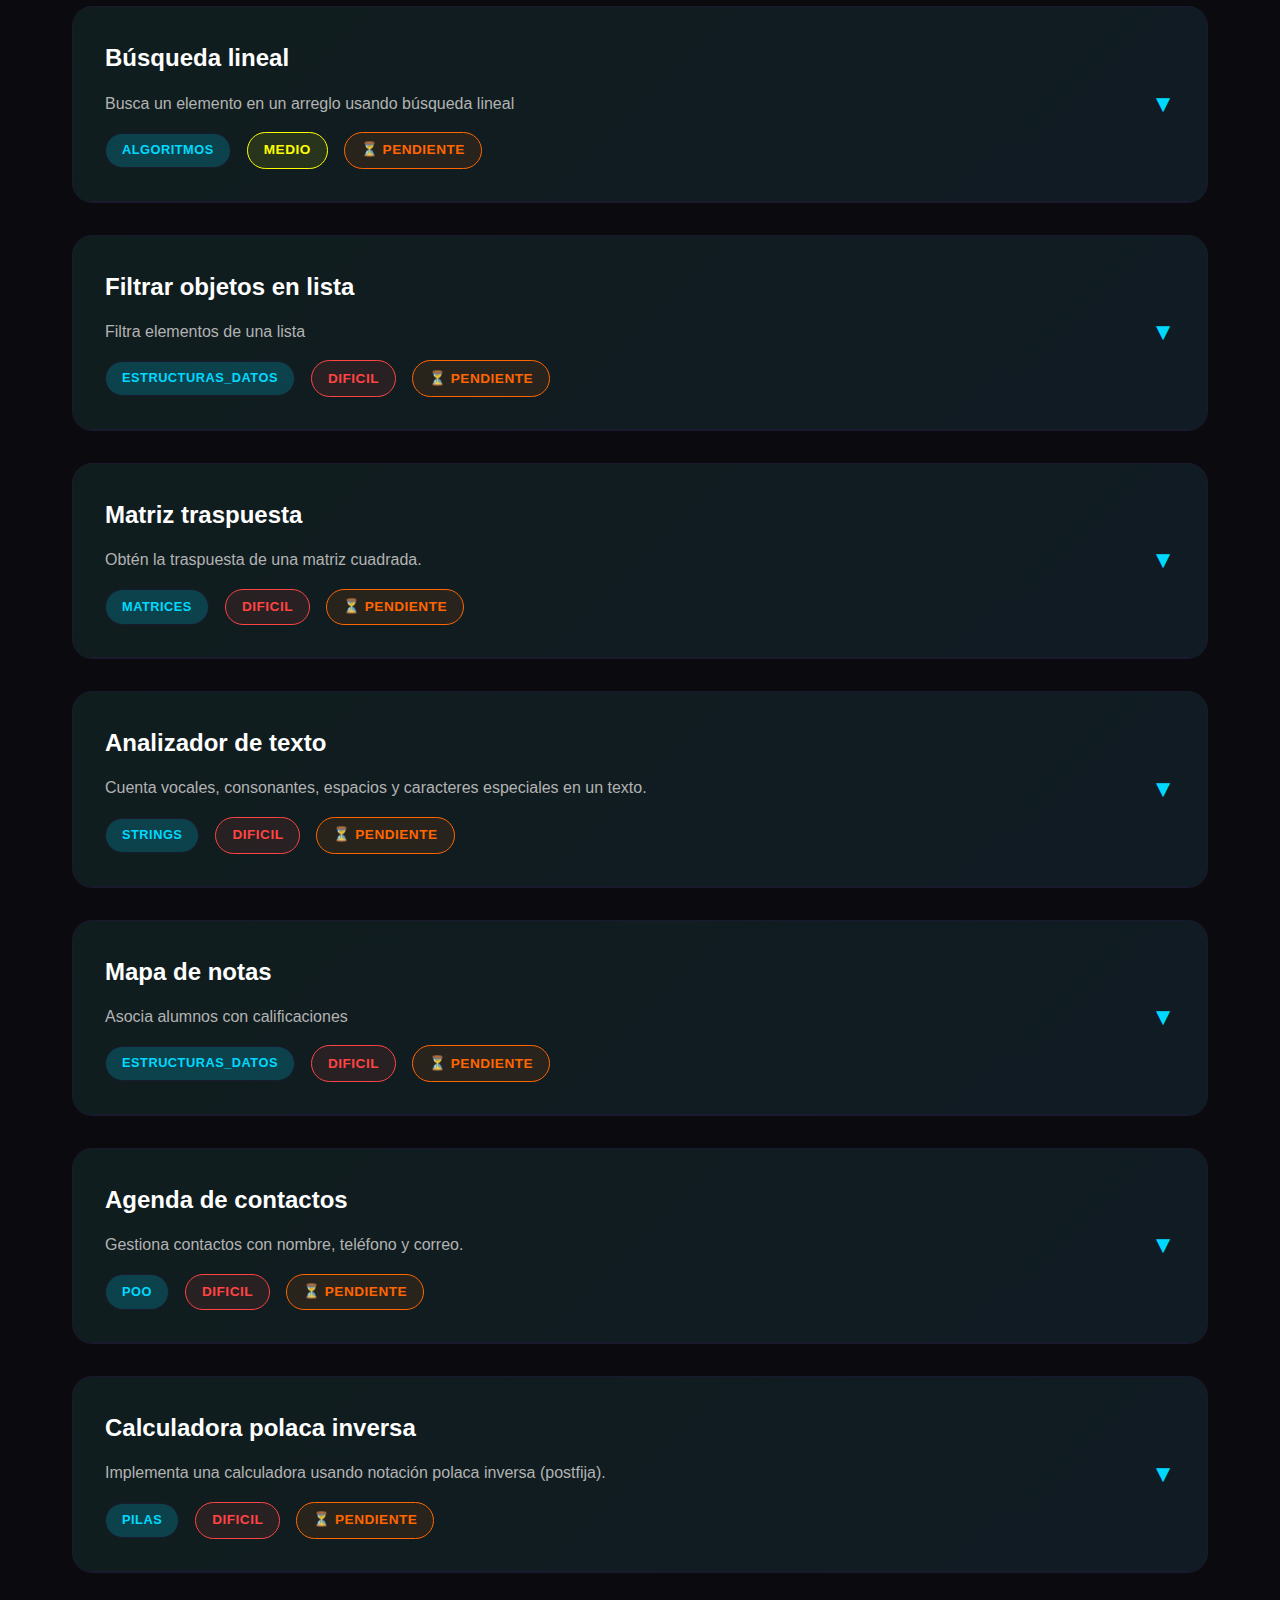
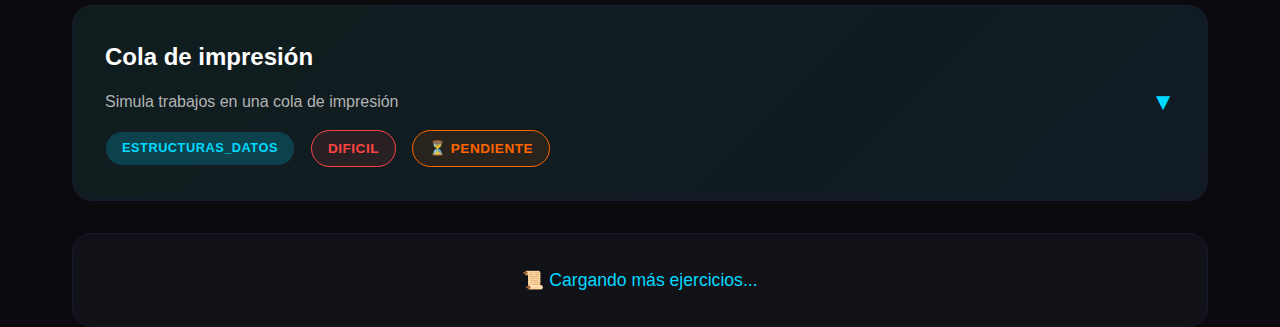
<file: Retos.html>
<!DOCTYPE html>
<html lang="es">
<head>
    <meta charset="UTF-8">
    <meta name="viewport" content="width=device-width, initial-scale=1.0">
    <title>Retos || Coding With Adri - Mis Proyectos</title>
    <link rel="icon" href="assets/imgs/Foto.png">
    <link href="https://fonts.googleapis.com/css2?family=Press+Start+2P&display=swap" rel="stylesheet">
    <link rel="stylesheet" href="assets/css/Retos.css">
</head>
<body>
    <nav class="navbar">
        <div class="nav-container">
            <a href="./Index.html" class="logo">
                <img src="assets/imgs/Foto.png" alt="Logo" style="width: 50px;transform: translateY(10px);">
                Coding With Adri
            </a>
            <ul class="nav-menu">
                <li><a href="index.html" class="nav-link">Inicio</a></li>
                <li><a href="Portfolio.html" class="nav-link">Portfolio</a></li>
                <li><a href="Write-up.html" class="nav-link">Write-ups</a></li>
                <li><a href="Retos.html" class="nav-link active">Retos</a></li>
                <li><a href="Blog.html" class="nav-link">Blog</a></li>
                <li><a href="Socials.html" class="nav-link">Social</a></li>
            </ul>
        </div>
    </nav>
    <div class="container">
        <div class="header">
            <div class="header-content">
                <h1>MIS RETOS DE PROGRAMACIÓN</h1>
                <p>Colección organizada de ejercicios y soluciones en Java</p>
            </div>
        </div>

        <div class="loading" id="loadingIndicator">
            <div>⚡ CARGANDO EJERCICIOS...</div>
        </div>

        <div class="controls" style="display: none;" id="controlsSection">
            <div class="filter-section">
                <div class="filter-title">🔍 FILTRAR POR CATEGORÍA</div>
                <div class="category-filters" id="categoryFilters">
                    <!-- Botones de categoría se generarán dinámicamente -->
                </div>
                <div class="search-container">
                    <input type="text" class="search-input" id="searchInput" placeholder="Buscar por título o descripción...">
                    <button class="clear-btn" onclick="clearFilters()">LIMPIAR</button>
                </div>
            </div>
        </div>

        <div class="stats" style="display: none;" id="statsSection">
            <div class="stat-box">
                <span class="stat-number" id="totalChallenges">0</span>
                <span class="stat-label">TOTAL</span>
            </div>
            <div class="stat-box">
                <span class="stat-number" id="visibleChallenges">0</span>
                <span class="stat-label">MOSTRANDO</span>
            </div>
            <div class="stat-box">
                <span class="stat-number" id="completedChallenges">0</span>
                <span class="stat-label">COMPLETADOS</span>
            </div>
            <div class="stat-box">
                <span class="stat-number" id="totalCategories">0</span>
                <span class="stat-label">CATEGORÍAS</span>
            </div>
        </div>

        <div class="challenge-list" id="challengeList">
            <!-- Los retos se cargarán aquí dinámicamente -->
        </div>

        <div class="load-more" id="loadMoreIndicator" style="display: none;">
            <div>📜 Cargando más ejercicios...</div>
        </div>
    </div>

    <script src="assets/js/Retos.js"></script>
</body>
</html>
</file>
<file: assets/css/Index.css>
/* CSS Variables */
        :root {
            --primary: #00ff88;
            --secondary: #ff0080;
            --accent: #00d9ff;
            --bg-dark: #0a0a0f;
            --bg-card: #111118;
            --bg-nav: #0d0d14;
            --text-primary: #ffffff;
            --text-secondary: #b3b3b3;
            --border: #1a1a2e;
            --glow: #00ff88;
            --gradient-primary: linear-gradient(135deg, var(--primary), var(--accent));
        }

        * {
            margin: 0;
            padding: 0;
            box-sizing: border-box;
        }

        body {
            font-family: 'Segoe UI', 'Inter', -apple-system, BlinkMacSystemFont, sans-serif;
            background: var(--bg-dark);
            color: var(--text-primary);
            line-height: 1.6;
        }

        .container {
            max-width: 1200px;
            margin: 0 auto;
            padding: 0 2rem;
        }

        /* Navigation */
        .navbar {
            position: fixed;
            top: 0;
            width: 100%;
            background: rgba(13, 13, 20, 0.95);
            backdrop-filter: blur(20px);
            z-index: 1000;
            padding: 1rem 0;
            border-bottom: 1px solid var(--border);
        }

        .nav-container {
            max-width: 1200px;
            margin: 0 auto;
            display: flex;
            justify-content: space-between;
            align-items: center;
            padding: 0 2rem;
        }

        .logo {
            font-size: 1.8rem;
            font-weight: 700;
            color: var(--primary);
            text-decoration: none;
            text-shadow: 0 0 20px var(--glow);
        }

        .nav-menu {
            display: flex;
            list-style: none;
            gap: 2rem;
        }

        .nav-link {
            color: var(--text-primary);
            text-decoration: none;
            transition: all 0.3s ease;
            padding: 0.8rem 1.5rem;
            border-radius: 25px;
            font-weight: 500;
            position: relative;
        }

        .nav-link::before {
            content: '';
            position: absolute;
            top: 0;
            left: 0;
            right: 0;
            bottom: 0;
            background: var(--gradient-primary);
            border-radius: 25px;
            opacity: 0;
            transition: opacity 0.3s ease;
            z-index: -1;
        }

        .nav-link:hover {
            color: var(--bg-dark);
        }

        .nav-link:hover::before {
            opacity: 1;
        }

        .nav-link.active {
            color: var(--bg-dark);
        }

        .nav-link.active::before {
            opacity: 1;
        }

        /* About Hero */
        .about-hero {
            padding: 140px 0 80px;
            background: linear-gradient(135deg, var(--bg-dark) 0%, #1a0a2e 100%);
            text-align: center;
            position: relative;
        }

        .about-hero::before {
            content: '';
            position: absolute;
            top: 0;
            left: 0;
            right: 0;
            bottom: 0;
            background: radial-gradient(circle at 50% 50%, rgba(0, 255, 136, 0.1) 0%, transparent 70%);
        }

        .hero-content {
            position: relative;
            z-index: 2;
        }

        .profile-image {
            width: 200px;
            height: 200px;
            border-radius: 50%;
            margin: 0 auto 2rem;
            border: 4px solid var(--primary);
            box-shadow: 0 0 40px rgba(0, 255, 136, 0.3);
            background: var(--gradient-primary);
            display: flex;
            align-items: center;
            justify-content: center;
            font-size: 4rem;
            position: relative;
        }

        .profile-image::after {
            content: '';
            position: absolute;
            inset: -10px;
            border-radius: 50%;
            background: conic-gradient(var(--primary), var(--accent), var(--secondary), var(--primary));
            z-index: -1;
            animation: rotate 8s linear infinite;
        }

        @keyframes rotate {
            from { transform: rotate(0deg); }
            to { transform: rotate(360deg); }
        }

        .hero-title {
            font-size: clamp(2.5rem, 5vw, 3.5rem);
            margin-bottom: 1rem;
            background: var(--gradient-primary);
            -webkit-background-clip: text;
            -webkit-text-fill-color: transparent;
            background-clip: text;
            font-weight: 800;
        }

        .hero-subtitle {
            font-size: 1.3rem;
            color: var(--secondary);
            margin-bottom: 2rem;
            font-weight: 600;
        }

        .typewriter {
            font-size: 1.5rem;
            color: var(--secondary);
            margin-bottom: 2rem;
            min-height: 2em;
        }
        
        .typewriter-cursor::after {
            content: '|';
            color: var(--primary);
            animation: blink 1s infinite;
        }

        @keyframes blink {
            0%, 50% { opacity: 1; }
            51%, 100% { opacity: 0; }
        }

        /* Main Content */
        .about-content {
            padding: 6rem 0;
        }

        .content-grid {
            display: grid;
            grid-template-columns: 1fr 1fr;
            gap: 4rem;
            margin-bottom: 4rem;
        }

        .content-section {
            background: var(--bg-card);
            padding: 3rem;
            border-radius: 20px;
            border: 1px solid var(--border);
            position: relative;
        }

        .content-section::before {
            content: '';
            position: absolute;
            top: 0;
            left: 0;
            right: 0;
            height: 4px;
            background: var(--gradient-primary);
            border-radius: 20px 20px 0 0;
        }

        .section-title {
            font-size: 1.8rem;
            color: var(--primary);
            margin-bottom: 1.5rem;
            font-weight: 700;
            display: flex;
            align-items: center;
            gap: 0.5rem;
        }

        .section-text {
            color: var(--text-secondary);
            line-height: 1.8;
            margin-bottom: 2rem;
        }

        /* Skills Section */
        .skills-grid {
            display: grid;
            grid-template-columns: repeat(auto-fill, minmax(300px, 1fr));
            gap: 2rem;
            margin: 4rem 0;
        }

        .skill-category {
            background: var(--bg-card);
            padding: 2rem;
            border-radius: 15px;
            border: 1px solid var(--border);
            transition: all 0.3s ease;
        }

        .skill-category:hover {
            transform: translateY(-5px);
            border-color: var(--primary);
            box-shadow: 0 15px 30px rgba(0, 0, 0, 0.2);
        }

        .skill-category h3 {
            color: var(--accent);
            margin-bottom: 1rem;
            font-size: 1.3rem;
            display: flex;
            align-items: center;
            gap: 0.5rem;
        }

        .skills-list {
            display: flex;
            flex-wrap: wrap;
            gap: 0.8rem;
        }

        .skill-tag {
            background: var(--bg-dark);
            color: var(--text-primary);
            padding: 0.6rem 1.2rem;
            border-radius: 25px;
            font-size: 0.9rem;
            border: 1px solid var(--border);
            transition: all 0.3s ease;
            position: relative;
            overflow: hidden;
        }

        .skill-tag::before {
            content: '';
            position: absolute;
            top: 0;
            left: -100%;
            width: 100%;
            height: 100%;
            background: var(--gradient-primary);
            transition: left 0.3s ease;
            z-index: -1;
        }

        .skill-tag:hover {
            color: var(--text-primary);
            border-color: var(--primary);
            cursor: default;
        }

        .skill-tag:hover::before {
            left: 0;
        }

        /* Experience Timeline */
        .timeline {
            position: relative;
            margin: 4rem 0;
        }

        .timeline::before {
            content: '';
            position: absolute;
            left: 30px;
            top: 0;
            bottom: 0;
            width: 2px;
            background: var(--gradient-primary);
        }

        .timeline-item {
            position: relative;
            margin-bottom: 3rem;
            padding-left: 4rem;
        }

        .timeline-dot {
            position: absolute;
            left: 20px;
            top: 10px;
            width: 20px;
            height: 20px;
            border-radius: 50%;
            background: var(--primary);
            border: 4px solid var(--bg-dark);
            box-shadow: 0 0 20px rgba(0, 255, 136, 0.5);
        }

        .timeline-content {
            background: var(--bg-card);
            padding: 2rem;
            border-radius: 15px;
            border: 1px solid var(--border);
            transition: all 0.3s ease;
        }

        .timeline-content:hover {
            border-color: var(--primary);
            box-shadow: 0 10px 25px rgba(0, 0, 0, 0.2);
        }

        .timeline-date {
            color: var(--accent);
            font-weight: 600;
            margin-bottom: 0.5rem;
        }

        .timeline-title {
            color: var(--primary);
            font-size: 1.3rem;
            margin-bottom: 0.5rem;
            font-weight: 700;
        }

        .timeline-company {
            color: var(--secondary);
            font-weight: 600;
            margin-bottom: 1rem;
        }

        /* CV Download */
        .cv-section {
            text-align: center;
            padding: 4rem 2rem;
            background: var(--bg-card);
            border-radius: 20px;
            border: 1px solid var(--border);
            margin: 4rem 0;
        }

        .btn {
            display: inline-block;
            padding: 15px 35px;
            border: none;
            border-radius: 50px;
            text-decoration: none;
            font-weight: 600;
            font-size: 1.1rem;
            transition: all 0.3s ease;
            cursor: pointer;
            margin: 0.5rem;
        }

        .btn-primary {
            background: var(--gradient-primary);
            color: var(--bg-dark);
            box-shadow: 0 10px 30px rgba(0, 255, 136, 0.3);
        }

        .btn-primary:hover {
            transform: translateY(-3px);
            box-shadow: 0 15px 40px rgba(0, 255, 136, 0.5);
        }

        .btn-secondary {
            background: transparent;
            color: var(--text-primary);
            border: 2px solid var(--border);
        }

        .btn-secondary:hover {
            border-color: var(--primary);
            background: rgba(0, 255, 136, 0.1);
        }

        /* Personal Interests */
        .interests-grid {
            display: grid;
            grid-template-columns: repeat(auto-fit, minmax(250px, 1fr));
            gap: 2rem;
            margin: 3rem 0;
        }

        .interest-card {
            background: var(--bg-card);
            padding: 2rem;
            border-radius: 15px;
            border: 1px solid var(--border);
            text-align: center;
            transition: all 0.3s ease;
        }

        .interest-card:hover {
            transform: translateY(-5px);
            border-color: var(--accent);
        }

        .interest-icon {
            font-size: 3rem;
            margin-bottom: 1rem;
            display: block;
        }

        .interest-title {
            color: var(--accent);
            font-weight: 600;
            margin-bottom: 0.5rem;
        }

        /* Stats Section */
        .stats-grid {
            display: grid;
            grid-template-columns: repeat(auto-fit, minmax(200px, 1fr));
            gap: 2rem;
            margin: 4rem 0;
        }

        .stat-card {
            background: var(--bg-card);
            border: 1px solid var(--border);
            border-radius: 15px;
            padding: 2rem;
            text-align: center;
            transition: all 0.3s ease;
        }

        .stat-card:hover {
            border-color: var(--primary);
            box-shadow: 0 15px 30px rgba(0, 0, 0, 0.2);
            transform: translateY(-5px);
        }

        .stat-number {
            font-size: 2.5rem;
            color: var(--primary);
            font-weight: bold;
            display: block;
            margin-bottom: 0.5rem;
        }

        .stat-label {
            color: var(--text-secondary);
        }

        /* Responsive */
        @media (max-width: 768px) {
            .content-grid {
                grid-template-columns: 1fr;
                gap: 2rem;
            }

            .skills-grid {
                grid-template-columns: 1fr;
            }

            .timeline::before {
                left: 15px;
            }

            .timeline-item {
                padding-left: 3rem;
            }

            .timeline-dot {
                left: 5px;
            }

            .interests-grid {
                grid-template-columns: 1fr;
            }

            .nav-menu {
                display: none;
            }
        }
</file>
<file: assets/css/Portfolio.css>
/* CSS Variables */
        :root {
            --primary: #00ff88;
            --secondary: #ff0080;
            --accent: #00d9ff;
            --bg-dark: #0a0a0f;
            --bg-card: #111118;
            --bg-nav: #0d0d14;
            --text-primary: #ffffff;
            --text-secondary: #b3b3b3;
            --border: #1a1a2e;
            --glow: #00ff88;
            --gradient-primary: linear-gradient(135deg, var(--primary), var(--accent));
        }

        * {
            margin: 0;
            padding: 0;
            box-sizing: border-box;
        }

        body {
            font-family: 'Segoe UI', 'Inter', -apple-system, BlinkMacSystemFont, sans-serif;
            background: var(--bg-dark);
            color: var(--text-primary);
            line-height: 1.6;
        }

        .container {
            max-width: 1200px;
            margin: 0 auto;
            padding: 0 2rem;
        }

        /* Navigation */
        .navbar {
            position: fixed;
            top: 0;
            width: 100%;
            background: rgba(13, 13, 20, 0.95);
            backdrop-filter: blur(20px);
            z-index: 1000;
            padding: 1rem 0;
            border-bottom: 1px solid var(--border);
        }

        .nav-container {
            max-width: 1200px;
            margin: 0 auto;
            display: flex;
            justify-content: space-between;
            align-items: center;
            padding: 0 2rem;
        }

        .logo {
            font-size: 1.8rem;
            font-weight: 700;
            color: var(--primary);
            text-decoration: none;
            text-shadow: 0 0 20px var(--glow);
            display: flex;
            align-items: center;
            gap: 0.5rem;
        }

        .logo img {
            width: 50px;
            transform: translateY(5px);
        }

        .nav-menu {
            display: flex;
            list-style: none;
            gap: 2rem;
        }

        .nav-link {
            color: var(--text-primary);
            text-decoration: none;
            transition: all 0.3s ease;
            padding: 0.8rem 1.5rem;
            border-radius: 25px;
            font-weight: 500;
            position: relative;
        }

        .nav-link::before {
            content: '';
            position: absolute;
            top: 0;
            left: 0;
            right: 0;
            bottom: 0;
            background: var(--gradient-primary);
            border-radius: 25px;
            opacity: 0;
            transition: opacity 0.3s ease;
            z-index: -1;
        }

        .nav-link:hover {
            color: var(--bg-dark);
        }

        .nav-link:hover::before {
            opacity: 1;
        }

        .nav-link.active {
            color: var(--bg-dark);
        }

        .nav-link.active::before {
            opacity: 1;
        }

        /* Portfolio Hero */
        .portfolio-hero {
            padding: 140px 0 80px;
            background: linear-gradient(135deg, var(--bg-dark) 0%, #1a0a2e 100%);
            text-align: center;
            position: relative;
        }

        .portfolio-hero::before {
            content: '';
            position: absolute;
            top: 0;
            left: 0;
            right: 0;
            bottom: 0;
            background: radial-gradient(circle at 50% 50%, rgba(0, 255, 136, 0.1) 0%, transparent 70%);
        }

        .hero-content {
            position: relative;
            z-index: 2;
        }

        .hero-title {
            font-size: clamp(2.5rem, 5vw, 3.5rem);
            margin-bottom: 1rem;
            background: var(--gradient-primary);
            -webkit-background-clip: text;
            -webkit-text-fill-color: transparent;
            background-clip: text;
            font-weight: 800;
        }

        .hero-subtitle {
            font-size: 1.3rem;
            color: var(--text-secondary);
            margin-bottom: 2rem;
            font-weight: 400;
            max-width: 600px;
            margin: 0 auto 2rem;
        }

        /* Stats Section */
        .stats-section {
            padding: 4rem 0;
            background: var(--bg-card);
            border-top: 1px solid var(--border);
            border-bottom: 1px solid var(--border);
        }

        .stats-grid {
            display: grid;
            grid-template-columns: repeat(auto-fit, minmax(200px, 1fr));
            gap: 2rem;
            text-align: center;
        }

        .stat-item {
            padding: 1.5rem;
        }

        .stat-number {
            font-size: 3rem;
            font-weight: 800;
            color: var(--primary);
            display: block;
            margin-bottom: 0.5rem;
        }

        .stat-label {
            color: var(--text-secondary);
            font-size: 1.1rem;
            font-weight: 500;
        }

        /* Projects Section */
        .projects-section {
            padding: 6rem 0;
        }

        .section-header {
            text-align: center;
            margin-bottom: 4rem;
        }

        .section-title {
            font-size: 2.5rem;
            color: var(--primary);
            margin-bottom: 1rem;
            font-weight: 700;
        }

        .section-description {
            font-size: 1.2rem;
            color: var(--text-secondary);
            max-width: 600px;
            margin: 0 auto;
        }

        /* Filter Buttons */
        .filter-buttons {
            display: flex;
            justify-content: center;
            gap: 1rem;
            margin-bottom: 3rem;
            flex-wrap: wrap;
        }

        .filter-btn {
            padding: 0.8rem 1.5rem;
            background: transparent;
            border: 2px solid var(--border);
            color: var(--text-secondary);
            border-radius: 25px;
            cursor: pointer;
            transition: all 0.3s ease;
            font-weight: 500;
        }

        .filter-btn.active,
        .filter-btn:hover {
            border-color: var(--primary);
            color: var(--primary);
            background: rgba(0, 255, 136, 0.1);
        }

        /* Projects Grid */
        .projects-grid {
            display: grid;
            grid-template-columns: repeat(auto-fit, minmax(350px, 1fr));
            gap: 2rem;
        }

        .project-card {
            background: var(--bg-card);
            border-radius: 20px;
            border: 1px solid var(--border);
            overflow: hidden;
            transition: all 0.3s ease;
            position: relative;
        }

        .project-card:hover {
            transform: translateY(-10px);
            border-color: var(--primary);
            box-shadow: 0 20px 40px rgba(0, 0, 0, 0.3);
        }

        .project-image {
            width: 100%;
            height: 200px;
            background: var(--gradient-primary);
            display: flex;
            align-items: center;
            justify-content: center;
            font-size: 4rem;
            position: relative;
            overflow: hidden;
        }

        .project-image::before {
            content: '';
            position: absolute;
            top: 0;
            left: 0;
            right: 0;
            bottom: 0;
            background: rgba(0, 0, 0, 0.2);
        }

        .project-content {
            padding: 2rem;
        }

        .project-title {
            font-size: 1.5rem;
            color: var(--primary);
            margin-bottom: 0.5rem;
            font-weight: 700;
        }

        .project-category {
            color: var(--accent);
            font-size: 0.9rem;
            font-weight: 600;
            margin-bottom: 1rem;
            text-transform: uppercase;
            letter-spacing: 1px;
        }

        .project-description {
            color: var(--text-secondary);
            margin-bottom: 1.5rem;
            line-height: 1.6;
        }

        .project-tech {
            display: flex;
            flex-wrap: wrap;
            gap: 0.5rem;
            margin-bottom: 1.5rem;
        }

        .tech-tag {
            background: var(--bg-dark);
            color: var(--text-primary);
            padding: 0.4rem 0.8rem;
            border-radius: 15px;
            font-size: 0.8rem;
            border: 1px solid var(--border);
        }

        .project-links {
            display: flex;
            gap: 1rem;
        }

        .project-link {
            padding: 0.8rem 1.5rem;
            border-radius: 25px;
            text-decoration: none;
            font-weight: 600;
            transition: all 0.3s ease;
            display: flex;
            align-items: center;
            gap: 0.5rem;
        }

        .btn-primary {
            background: var(--gradient-primary);
            color: var(--bg-dark);
        }

        .btn-primary:hover {
            transform: translateY(-2px);
            box-shadow: 0 10px 20px rgba(0, 255, 136, 0.3);
        }

        .btn-secondary {
            background: transparent;
            color: var(--text-primary);
            border: 2px solid var(--border);
        }

        .btn-secondary:hover {
            border-color: var(--accent);
            color: var(--accent);
        }

        /* Featured Project */
        .featured-project {
            background: var(--bg-card);
            border-radius: 20px;
            border: 2px solid var(--primary);
            padding: 3rem;
            margin-bottom: 4rem;
            position: relative;
            overflow: hidden;
        }

        .featured-project::before {
            content: '';
            position: absolute;
            top: 0;
            left: 0;
            right: 0;
            height: 4px;
            background: var(--gradient-primary);
        }

        .featured-badge {
            position: absolute;
            top: 2rem;
            right: 2rem;
            background: var(--gradient-primary);
            color: var(--bg-dark);
            padding: 0.5rem 1rem;
            border-radius: 20px;
            font-size: 0.8rem;
            font-weight: 700;
            text-transform: uppercase;
        }

        .featured-content {
            display: grid;
            grid-template-columns: 1fr 1fr;
            gap: 3rem;
            align-items: center;
        }

        .featured-info h3 {
            font-size: 2rem;
            color: var(--primary);
            margin-bottom: 0.5rem;
        }

        .featured-info .project-category {
            margin-bottom: 1.5rem;
        }

        .featured-info p {
            font-size: 1.1rem;
            line-height: 1.8;
            margin-bottom: 2rem;
        }

        .featured-image {
            height: 320px;
            width: 420px;
            background: var(--gradient-primary);
            border-radius: 15px;
            display: flex;
            align-items: center;
            justify-content: center;
            font-size: 5rem;
        }

        /* Contact Section */
        .contact-section {
            padding: 4rem 0;
            background: var(--bg-card);
            text-align: center;
            margin-top: 4rem;
            border-radius: 20px;
            border: 1px solid var(--border);
        }

        .contact-section h2 {
            color: var(--primary);
            margin-bottom: 1rem;
        }

        .contact-section p {
            color: var(--text-secondary);
            margin-bottom: 2rem;
            font-size: 1.1rem;
        }

        .contact-buttons {
            display: flex;
            justify-content: center;
            gap: 1rem;
            flex-wrap: wrap;
        }

        .contact-btn {
            padding: 1rem 2rem;
            border-radius: 25px;
            text-decoration: none;
            font-weight: 600;
            transition: all 0.3s ease;
            display: flex;
            align-items: center;
            gap: 0.5rem;
        }

        /* Responsive */
        @media (max-width: 768px) {
            .projects-grid {
                grid-template-columns: 1fr;
            }

            .featured-content {
                grid-template-columns: 1fr;
                text-align: center;
            }

            .stats-grid {
                grid-template-columns: repeat(2, 1fr);
            }

            .filter-buttons {
                justify-content: center;
            }

            .contact-buttons {
                flex-direction: column;
                align-items: center;
            }
        }

        /* Animations */
        @keyframes fadeInUp {
            from {
                opacity: 0;
                transform: translateY(30px);
            }
            to {
                opacity: 1;
                transform: translateY(0);
            }
        }

        .project-card {
            animation: fadeInUp 0.6s ease forwards;
        }

        .project-card:nth-child(1) { animation-delay: 0.1s; }
        .project-card:nth-child(2) { animation-delay: 0.2s; }
        .project-card:nth-child(3) { animation-delay: 0.3s; }
        .project-card:nth-child(4) { animation-delay: 0.4s; }
        .project-card:nth-child(5) { animation-delay: 0.5s; }
        .project-card:nth-child(6) { animation-delay: 0.6s; }
</file>
<file: assets/css/Retos.css>
/* CSS Variables */
        :root {
            --primary: #00ff88;
            --secondary: #ff0080;
            --accent: #00d9ff;
            --bg-dark: #0a0a0f;
            --bg-card: #111118;
            --bg-nav: #0d0d14;
            --text-primary: #ffffff;
            --text-secondary: #b3b3b3;
            --border: #1a1a2e;
            --glow: #00ff88;
            --gradient-primary: linear-gradient(135deg, var(--primary), var(--accent));
            --success: #00ff00;
            --warning: #ffff00;
            --danger: #ff4444;
        }

        * {
            margin: 0;
            padding: 0;
            box-sizing: border-box;
        }

        body {
            font-family: 'Segoe UI', -apple-system, BlinkMacSystemFont, sans-serif;
            background: var(--bg-dark);
            color: var(--text-primary);
            line-height: 1.6;
            min-height: 100vh;
        }
        .navbar {
            position: fixed;
            top: 0;
            width: 100%;
            background: rgba(13, 13, 20, 0.95);
            backdrop-filter: blur(20px);
            z-index: 1000;
            padding: 1rem 0;
            border-bottom: 1px solid var(--border);
        }

        .nav-container {
            max-width: 1200px;
            margin: 0 auto;
            display: flex;
            justify-content: space-between;
            align-items: center;
            padding: 0 2rem;
        }

        .logo {
            font-size: 1.8rem;
            font-weight: 700;
            color: var(--primary);
            text-decoration: none;
            text-shadow: 0 0 20px var(--glow);
        }

        .nav-menu {
            display: flex;
            list-style: none;
            gap: 2rem;
        }

        .nav-link {
            color: var(--text-primary);
            text-decoration: none;
            transition: all 0.3s ease;
            padding: 0.8rem 1.5rem;
            border-radius: 25px;
            font-weight: 500;
            position: relative;
        }

        .nav-link::before {
            content: '';
            position: absolute;
            top: 0;
            left: 0;
            right: 0;
            bottom: 0;
            background: var(--gradient-primary);
            border-radius: 25px;
            opacity: 0;
            transition: opacity 0.3s ease;
            z-index: -1;
        }

        .nav-link:hover {
            color: var(--bg-dark);
        }

        .nav-link:hover::before {
            opacity: 1;
        }

        .nav-link.active {
            color: var(--bg-dark);
        }

        .nav-link.active::before {
            opacity: 1;
        }

        .container {
            max-width: 1200px;
            margin: 0 auto;
            padding: 0 2rem;
            padding-top: 90px;
        }

        /* Header */
        .header {
            text-align: center;
            padding: 4rem 0;
            background: linear-gradient(135deg, var(--bg-dark) 0%, #1a0a2e 100%);
            position: relative;
        }

        .header::before {
            content: '';
            position: absolute;
            top: 0;
            left: 0;
            right: 0;
            bottom: 0;
            background: radial-gradient(circle at 50% 50%, rgba(0, 255, 136, 0.1) 0%, transparent 70%);
        }

        .header-content {
            position: relative;
            z-index: 2;
        }

        .header h1 {
            font-size: clamp(2.5rem, 5vw, 3.5rem);
            margin-bottom: 1rem;
            background: var(--gradient-primary);
            -webkit-background-clip: text;
            -webkit-text-fill-color: transparent;
            background-clip: text;
            font-weight: 800;
        }

        .header p {
            font-size: 1.3rem;
            color: var(--secondary);
            margin-bottom: 2rem;
            font-weight: 500;
        }

        /* Loading */
        .loading {
            text-align: center;
            padding: 3rem;
            background: var(--bg-card);
            border: 1px solid var(--border);
            border-radius: 20px;
            color: var(--accent);
            font-size: 1.2rem;
            margin: 2rem 0;
            position: relative;
        }

        .loading::before {
            content: '';
            position: absolute;
            top: 0;
            left: 0;
            right: 0;
            height: 4px;
            background: var(--gradient-primary);
            border-radius: 20px 20px 0 0;
        }

        .loading.hidden {
            display: none;
        }

        /* Controls */
        .controls {
            margin-bottom: 3rem;
            display: flex;
            flex-direction: column;
            gap: 2rem;
        }

        .filter-section {
            background: var(--bg-card);
            border: 1px solid var(--border);
            border-radius: 20px;
            padding: 2rem;
            position: relative;
        }

        .filter-section::before {
            content: '';
            position: absolute;
            top: 0;
            left: 0;
            right: 0;
            height: 4px;
            background: var(--gradient-primary);
            border-radius: 20px 20px 0 0;
        }

        .filter-title {
            font-size: 1.3rem;
            color: var(--primary);
            margin-bottom: 1.5rem;
            text-align: center;
            font-weight: 600;
        }

        .category-filters {
            display: flex;
            flex-wrap: wrap;
            gap: 1rem;
            justify-content: center;
            margin-bottom: 2rem;
        }

        .category-btn {
            background: var(--bg-dark);
            border: 2px solid var(--border);
            color: var(--text-primary);
            padding: 0.8rem 1.5rem;
            font-family: 'Inter', sans-serif;
            font-size: 0.9rem;
            font-weight: 500;
            cursor: pointer;
            transition: all 0.3s ease;
            border-radius: 25px;
            text-transform: uppercase;
            letter-spacing: 0.5px;
            position: relative;
            overflow: hidden;
        }

        .category-btn::before {
            content: '';
            position: absolute;
            top: 0;
            left: -100%;
            width: 100%;
            height: 100%;
            background: var(--gradient-primary);
            transition: left 0.3s ease;
            z-index: -1;
        }

        .category-btn:hover {
            color: var(--bg-dark);
            border-color: var(--primary);
            transform: translateY(-2px);
        }

        .category-btn:hover::before,
        .category-btn.active::before {
            left: 0;
        }

        .category-btn.active {
            color: var(--text-primary);
            border-color: var(--primary);
            box-shadow: 0 5px 15px rgba(0, 255, 136, 0.3);
        }
        .category-btn.active:hover{
            color:var(--bg-dark);
        }
        .search-container {
            display: flex;
            justify-content: center;
            gap: 1rem;
            align-items: center;
            flex-wrap: wrap;
        }

        .search-input {
            background: var(--bg-dark);
            border: 2px solid var(--border);
            color: var(--text-primary);
            padding: 1rem 1.5rem;
            font-family: 'Inter', sans-serif;
            font-size: 1rem;
            width: 350px;
            max-width: 100%;
            border-radius: 25px;
            transition: all 0.3s ease;
        }

        .search-input:focus {
            outline: none;
            border-color: var(--primary);
            box-shadow: 0 0 20px rgba(0, 255, 136, 0.2);
        }

        .search-input::placeholder {
            color: var(--text-secondary);
        }

        .clear-btn {
            background: var(--secondary);
            border: 2px solid var(--secondary);
            color: var(--text-primary);
            padding: 1rem 2rem;
            font-family: 'Inter', sans-serif;
            font-size: 0.9rem;
            font-weight: 600;
            cursor: pointer;
            transition: all 0.3s ease;
            border-radius: 25px;
            text-transform: uppercase;
            letter-spacing: 0.5px;
        }

        .clear-btn:hover {
            background: transparent;
            color: var(--secondary);
            transform: translateY(-2px);
            box-shadow: 0 5px 15px rgba(255, 0, 128, 0.2);
        }

        /* Stats */
        .stats {
            display: grid;
            grid-template-columns: repeat(auto-fit, minmax(200px, 1fr));
            gap: 2rem;
            margin-bottom: 3rem;
        }

        .stat-box {
            background: var(--bg-card);
            border: 1px solid var(--border);
            padding: 2rem;
            text-align: center;
            border-radius: 15px;
            transition: all 0.3s ease;
            position: relative;
            overflow: hidden;
        }

        .stat-box::before {
            content: '';
            position: absolute;
            top: 0;
            left: 0;
            right: 0;
            height: 3px;
            background: var(--gradient-primary);
        }


        .stat-number {
            font-size: 2.5rem;
            font-weight: 800;
            color: var(--primary);
            display: block;
            margin-bottom: 0.5rem;
        }

        .stat-label {
            font-size: 0.9rem;
            color: var(--text-secondary);
            text-transform: uppercase;
            letter-spacing: 1px;
            font-weight: 500;
        }

        /* Challenge List */
        .challenge-list {
            display: flex;
            flex-direction: column;
            gap: 2rem;
        }

        .challenge-item {
            background: var(--bg-card);
            border: 1px solid var(--border);
            border-radius: 20px;
            transition: all 0.3s ease;
            overflow: hidden;
        }

        .challenge-item:hover {
            border-color: var(--primary);
            box-shadow: 0 10px 30px rgba(0, 0, 0, 0.2);
        }

        .challenge-header {
            padding: 2rem;
            cursor: pointer;
            display: flex;
            justify-content: space-between;
            align-items: center;
            background: linear-gradient(135deg, rgba(0, 255, 136, 0.05), rgba(0, 217, 255, 0.05));
            border-bottom: 1px solid var(--border);
            transition: all 0.3s ease;
        }

        .challenge-header:hover {
            background: linear-gradient(135deg, rgba(0, 255, 136, 0.1), rgba(0, 217, 255, 0.1));
        }

        .challenge-info {
            flex: 1;
        }

        .challenge-title {
            font-size: 1.5rem;
            font-weight: 700;
            color: var(--text-primary);
            margin-bottom: 0.8rem;
        }

        .challenge-summary {
            font-size: 1rem;
            color: var(--text-secondary);
            margin-bottom: 1rem;
            line-height: 1.6;
        }

        .challenge-meta {
            display: flex;
            gap: 1rem;
            align-items: center;
            flex-wrap: wrap;
        }

        .category-tag {
            background: rgba(0, 217, 255, 0.2);
            border: 1px solid var(--accent);
            color: var(--accent);
            padding: 0.4rem 1rem;
            font-size: 0.8rem;
            text-transform: uppercase;
            border-radius: 20px;
            font-weight: 600;
            letter-spacing: 0.5px;
        }

        .difficulty {
            font-size: 0.85rem;
            font-weight: 600;
            padding: 0.4rem 1rem;
            border-radius: 20px;
            text-transform: uppercase;
            letter-spacing: 0.5px;
        }

        .difficulty.facil {
            color: var(--success);
            border: 1px solid var(--success);
            background: rgba(0, 255, 0, 0.1);
        }

        .difficulty.medio {
            color: var(--warning);
            border: 1px solid var(--warning);
            background: rgba(255, 255, 0, 0.1);
        }

        .difficulty.dificil {
            color: var(--danger);
            border: 1px solid var(--danger);
            background: rgba(255, 68, 68, 0.1);
        }

        .status {
            font-size: 0.85rem;
            font-weight: 600;
            padding: 0.4rem 1rem;
            border-radius: 20px;
            text-transform: uppercase;
            letter-spacing: 0.5px;
        }

        .status.completado {
            color: var(--success);
            background: rgba(0, 255, 0, 0.1);
            border: 1px solid var(--success);
        }

        .status.pendiente {
            color: #ff6600;
            background: rgba(255, 102, 0, 0.1);
            border: 1px solid #ff6600;
        }

        .expand-icon {
            font-size: 1.5rem;
            color: var(--accent);
            transition: transform 0.3s ease;
            margin-left: 2rem;
        }

        .challenge-item.expanded .expand-icon {
            transform: rotate(180deg);
        }

        .challenge-content {
            max-height: 0;
            overflow: hidden;
            transition: max-height 0.4s ease;
            background: var(--bg-dark);
        }

        .challenge-item.expanded .challenge-content {
            max-height: 2000px;
        }

        .challenge-body {
            padding: 2rem;
        }

        .section {
            margin-bottom: 2rem;
        }

        .section h3 {
            font-size: 1.2rem;
            color: var(--primary);
            margin-bottom: 1rem;
            font-weight: 700;
            display: flex;
            align-items: center;
            gap: 0.5rem;
        }

        .description {
            font-size: 1rem;
            color: var(--text-secondary);
            line-height: 1.8;
            white-space: pre-line;
        }

        .code-container {
            background: #000000;
            border: 1px solid var(--border);
            border-radius: 15px;
            padding: 1.5rem;
            overflow-x: auto;
            position: relative;
        }

        .code {
            font-family: 'Monaco', 'Consolas', 'Courier New', monospace;
            font-size: 0.9rem;
            color: var(--success);
            white-space: pre;
            line-height: 1.6;
        }

        .copy-btn {
            position: absolute;
            top: 1rem;
            right: 1rem;
            background: var(--accent);
            color: var(--bg-dark);
            border: none;
            padding: 0.5rem 1rem;
            font-family: 'Inter', sans-serif;
            font-size: 0.8rem;
            font-weight: 600;
            cursor: pointer;
            transition: all 0.3s ease;
            border-radius: 8px;
            text-transform: uppercase;
            letter-spacing: 0.5px;
        }

        .copy-btn:hover {
            background: var(--primary);
            transform: translateY(-2px);
            box-shadow: 0 5px 15px rgba(0, 217, 255, 0.3);
        }

        .no-results {
            text-align: center;
            padding: 4rem 2rem;
            background: var(--bg-card);
            border: 1px solid var(--border);
            border-radius: 20px;
            color: var(--text-secondary);
            font-size: 1.2rem;
        }

        .no-results::before {
            content: '❌';
            display: block;
            font-size: 3rem;
            margin-bottom: 1rem;
        }

        .load-more {
            text-align: center;
            padding: 2rem;
            color: var(--accent);
            font-size: 1.1rem;
            background: var(--bg-card);
            border: 1px solid var(--border);
            border-radius: 20px;
            margin-top: 2rem;
        }

        /* Animations */
        .fade-in {
            animation: fadeIn 0.6s ease-in;
        }

        @keyframes fadeIn {
            from { 
                opacity: 0; 
                transform: translateY(20px); 
            }
            to { 
                opacity: 1; 
                transform: translateY(0); 
            }
        }

        /* Responsive */
        @media (max-width: 768px) {
            .container {
                padding: 0 1rem;
            }

            .header h1 {
                font-size: 2rem;
            }
            
            .challenge-title {
                font-size: 1.2rem;
            }
            
            .challenge-header {
                flex-direction: column;
                align-items: flex-start;
                gap: 1.5rem;
            }
            
            .expand-icon {
                align-self: flex-end;
                margin-left: 0;
            }

            .category-filters {
                gap: 0.8rem;
            }

            .category-btn {
                font-size: 0.8rem;
                padding: 0.6rem 1.2rem;
            }

            .search-container {
                flex-direction: column;
                gap: 1rem;
            }

            .search-input {
                width: 100%;
            }

            .stats {
                grid-template-columns: repeat(2, 1fr);
                gap: 1rem;
            }

            .stat-box {
                padding: 1.5rem;
            }

            .stat-number {
                font-size: 2rem;
            }
        }
</file>
